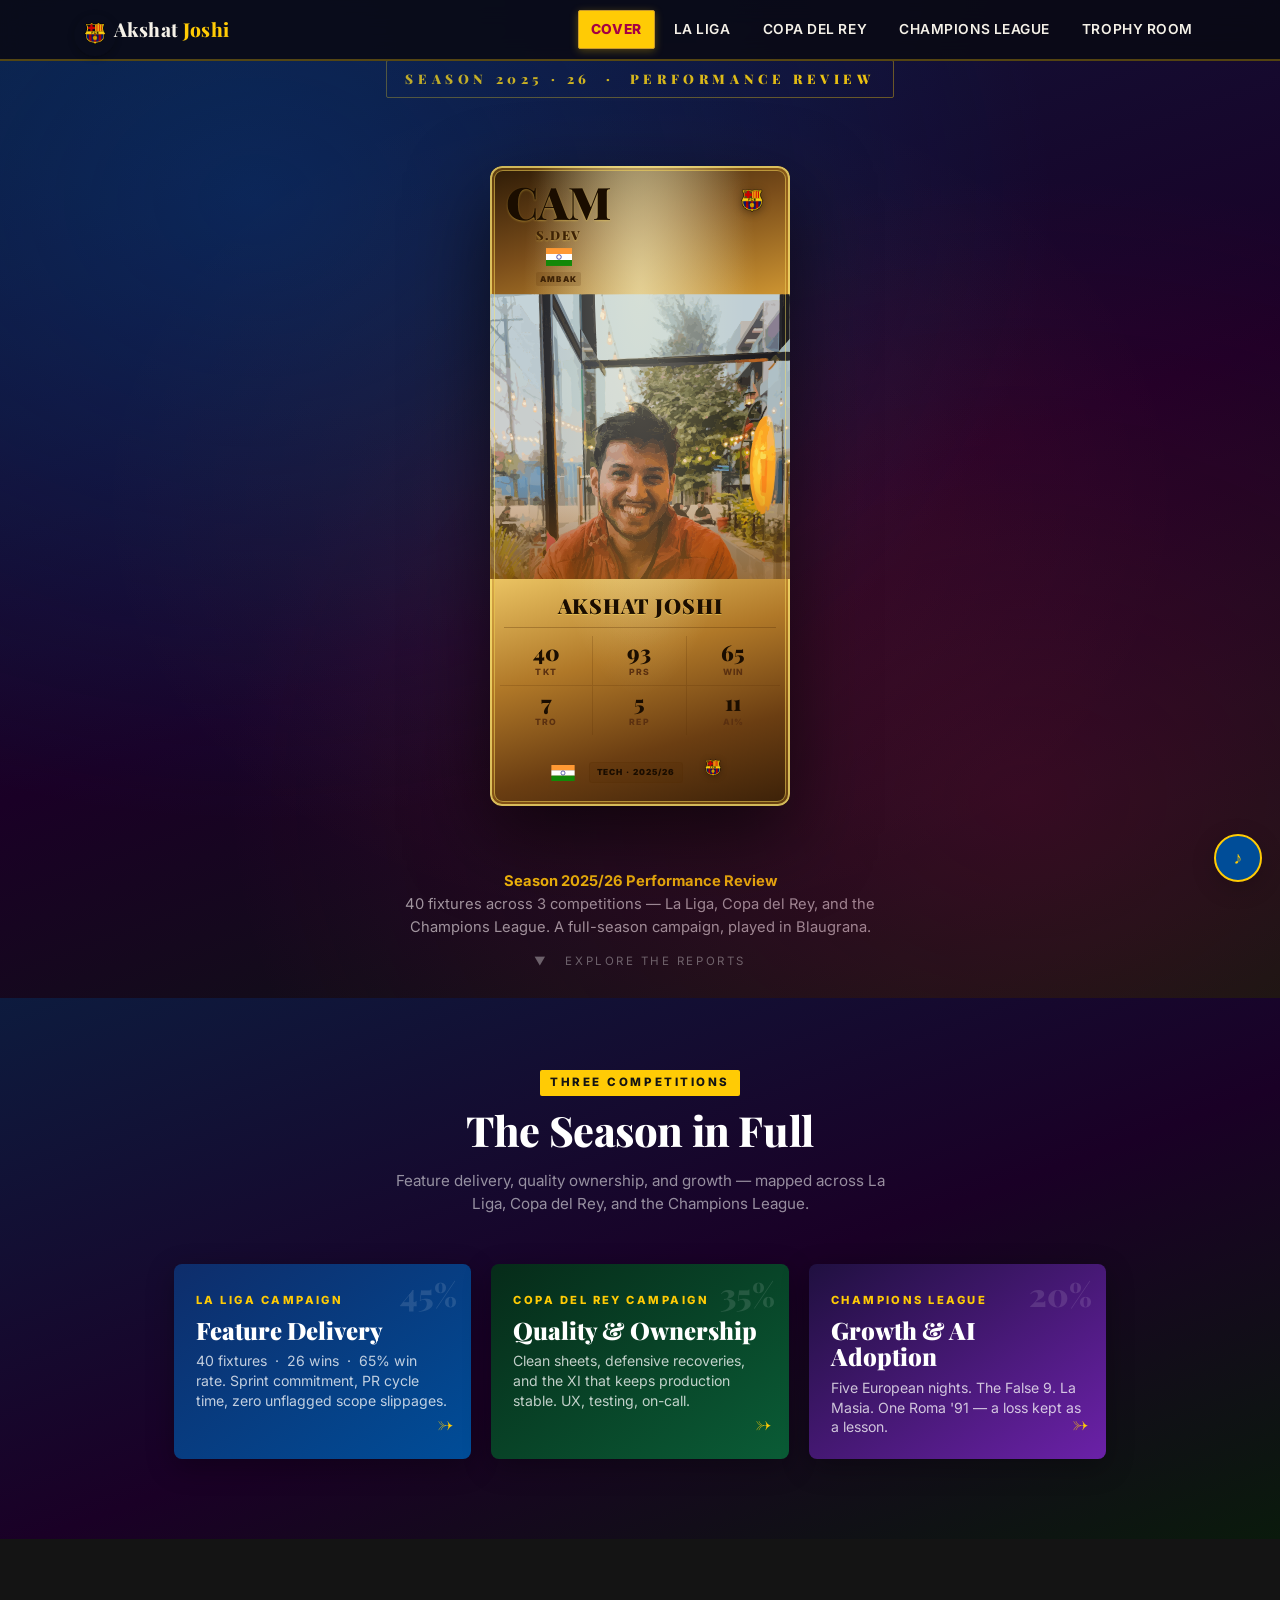
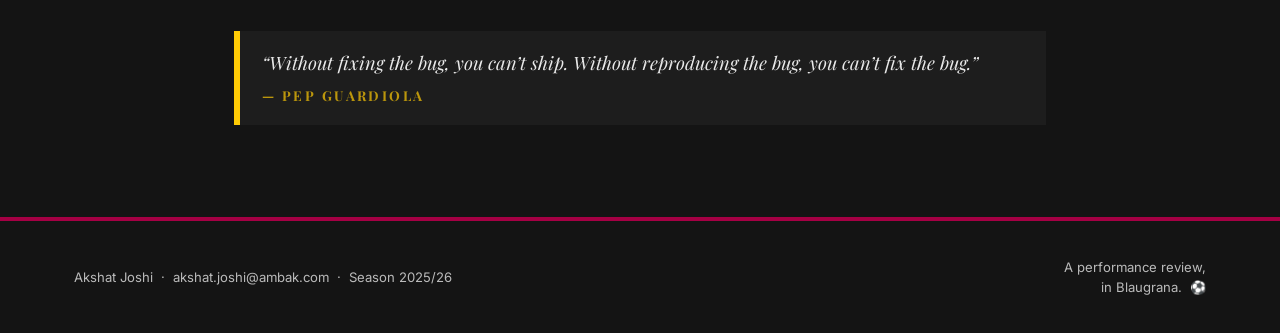
<file: index.html>
<!DOCTYPE html>
<html lang="en">
<head>
  <meta charset="UTF-8"/>
  <meta name="viewport" content="width=device-width,initial-scale=1"/>
  <title>Akshat Joshi — Season 2025/26 Performance Review</title>
  <meta name="description" content="Performance review — Season 2025/26. Feature delivery, quality, growth and AI adoption."/>
  <link rel="preconnect" href="https://fonts.googleapis.com"/>
  <link rel="preconnect" href="https://fonts.gstatic.com" crossorigin/>
  <link href="https://fonts.googleapis.com/css2?family=Playfair+Display:ital,wght@0,700;0,800;0,900;1,700;1,800&family=Inter:wght@400;600;700;800;900&display=swap" rel="stylesheet"/>
  <link rel="stylesheet" href="assets/styles/base.css"/>
  <link rel="stylesheet" href="assets/styles/card.css"/>
  <style>
    body{background:var(--ink)}
    .hero{
      min-height:100vh;
      display:flex;flex-direction:column;
      align-items:center;
      justify-content:center;
      padding:60px 20px;
      background:linear-gradient(160deg,#0d1b3e 0%,#1a0026 55%,#0a1a0c 100%);
      position:relative;overflow:hidden;
    }
    .hero::before{
      content:"";
      position:absolute;inset:0;
      background:radial-gradient(ellipse at 20% 20%,rgba(0,77,152,.35),transparent 55%),
                 radial-gradient(ellipse at 80% 80%,rgba(165,0,68,.25),transparent 55%),
                 radial-gradient(ellipse at 50% 50%,rgba(255,203,5,.07),transparent 60%);
      pointer-events:none;
    }
    .season-badge{
      font-family:var(--serif);font-weight:900;font-size:.82rem;letter-spacing:.35em;text-transform:uppercase;
      color:var(--gold);border:1px solid rgba(255,203,5,.4);padding:8px 18px;border-radius:2px;
      margin-bottom:28px;
    }
    .hero-sub{
      text-align:center;color:rgba(255,255,255,.6);font-size:.92rem;
      max-width:500px;margin:24px auto 0;line-height:1.55;
    }
    .hero-sub strong{color:var(--gold)}
    .scroll-cue{
      position:absolute;bottom:28px;left:50%;transform:translateX(-50%);
      font-size:.72rem;letter-spacing:.22em;text-transform:uppercase;color:rgba(255,255,255,.35);
      animation:float 2.4s ease-in-out infinite;
    }
    @keyframes float{0%,100%{transform:translateX(-50%) translateY(0)}50%{transform:translateX(-50%) translateY(-6px)}}
    .section-header{
      text-align:center;margin-bottom:44px;
    }
    .section-header p{color:rgba(255,255,255,.55);max-width:500px;margin:10px auto 0;font-size:.95rem}
    /* Navigation links in topbar */
    nav.index-topbar{
      position:fixed;top:0;left:0;right:0;z-index:9999;
      background:rgba(10,10,20,.88);
      -webkit-backdrop-filter:blur(12px);
      backdrop-filter:blur(12px);
      border-bottom:2px solid rgba(255,203,5,.3);
      padding:10px 0;
      pointer-events:all;
    }
    nav.index-topbar .container{display:flex;align-items:center;gap:14px;justify-content:space-between;flex-wrap:wrap}
    nav.index-topbar a, nav.index-topbar .topnav a{
      touch-action:manipulation;
      -webkit-tap-highlight-color:rgba(255,203,5,.2);
      cursor:pointer;
    }
    .report-section{
      background:linear-gradient(160deg,#0d1b3e 0%,#1a0026 55%,#0a1a0c 100%);
      padding:70px 0 80px;
    }
  </style>
</head>
<body>
  <a class="skip-link" href="#main">Skip to content</a>

  <nav class="index-topbar" aria-label="Site navigation">
    <div class="container">
      <a class="brand" href="index.html">
        <img src="assets/img/fcb-crest.png" alt="Crest"/>
        <span class="name">Akshat <span>Joshi</span></span>
      </a>
      <div class="topnav">
        <a href="index.html" aria-current="page">Cover</a>
        <a href="feature-delivery.html">La Liga</a>
        <a href="quality-ux.html">Copa del Rey</a>
        <a href="growth-ai.html">Champions League</a>
        <a href="trophy-room.html">Trophy Room</a>
      </div>
    </div>
  </nav>

  <main id="main">
    <section class="hero" aria-label="Player card cover">
      <div class="season-badge">Season 2025 · 26 &nbsp;·&nbsp; Performance Review</div>

      <div class="fut-scene">
        <div class="fut-card" role="img" aria-label="Akshat Joshi FUT card — CAM S.DEV">
          <div class="fut-face">

            <div class="fut-top">
              <div class="fut-top-left">
                <div class="fut-rating">
                  <span>CAM</span>
                  <span class="pos">S.DEV</span>
                </div>
                <div class="fut-nation">
                  <svg width="26" height="18" viewBox="0 0 32 22" role="img" aria-label="India">
                    <rect width="32" height="7.3" fill="#FF9933"/>
                    <rect y="7.3" width="32" height="7.4" fill="#fff"/>
                    <rect y="14.7" width="32" height="7.3" fill="#138808"/>
                    <circle cx="16" cy="11" r="2.8" fill="none" stroke="#000080" stroke-width=".8"/>
                  </svg>
                </div>
                <div class="fut-comp-badge">AMBAK</div>
              </div>
              <div class="fut-crest">
                <!-- CREST: replace assets/img/fcb-crest.png with any PNG -->
                <img src="assets/img/fcb-crest.png" alt="Club crest"/>
              </div>
            </div>

            <!-- PHOTO: replace assets/img/akshat-placeholder.svg with your photo (jpg/png) -->
            <div class="fut-photo-wrap">
              <img src="assets/img/akshat-placeholder.svg" alt="Akshat Joshi" id="player-photo"/>
            </div>

            <div class="fut-name">Akshat Joshi</div>
            <div class="fut-stats-divider"></div>

            <div class="fut-stats" role="group" aria-label="Season stats">
              <div class="fut-stat" tabindex="0">
                <span class="sv">40</span><span class="sk">TKT</span>
                <span class="fut-stat-tip" role="tooltip"><strong>40 Tickets</strong><br/>JIRA tickets delivered across the 2025/26 season — features, bugs, and platform work.</span>
              </div>
              <div class="fut-stat" tabindex="0">
                <span class="sv">93</span><span class="sk">PRS</span>
                <span class="fut-stat-tip" role="tooltip"><strong>93 PRs Merged</strong><br/>Pull requests authored and merged — feature delivery, refactors, and fixes.</span>
              </div>
              <div class="fut-stat" tabindex="0">
                <span class="sv">65</span><span class="sk">WIN</span>
                <span class="fut-stat-tip" role="tooltip"><strong>65% Win Rate</strong><br/>26 of 40 fixtures won. Sprint commitment hit across La Liga, Copa, and UCL.</span>
              </div>
              <div class="fut-stat" tabindex="0">
                <span class="sv">7</span><span class="sk">TRO</span>
                <span class="fut-stat-tip" role="tooltip"><strong>7 Trophies</strong><br/>Delivery initiatives that shipped and moved the needle — Copa del Rey cabinet.</span>
              </div>
              <div class="fut-stat" tabindex="0">
                <span class="sv">5</span><span class="sk">REP</span>
                <span class="fut-stat-tip" role="tooltip"><strong>5 Repositories</strong><br/>Distinct repos contributed to this half — cross-codebase footprint.</span>
              </div>
              <div class="fut-stat" tabindex="0">
                <span class="sv">11</span><span class="sk">AI%</span>
                <span class="fut-stat-tip" role="tooltip"><strong>11% AI Adoption</strong><br/>10 of 93 PRs after adopting Claude (Apr 15, 2026). Joined late — building momentum.</span>
              </div>
            </div>

            <div class="fut-bottom">
              <div class="fut-bottom-flag">
                <svg width="24" height="16" viewBox="0 0 32 22" role="img" aria-label="India">
                  <rect width="32" height="7.3" fill="#FF9933"/>
                  <rect y="7.3" width="32" height="7.4" fill="#fff"/>
                  <rect y="14.7" width="32" height="7.3" fill="#138808"/>
                  <circle cx="16" cy="11" r="2.8" fill="none" stroke="#000080" stroke-width=".8"/>
                </svg>
              </div>
              <div class="fut-bottom-badge">Tech · 2025/26</div>
              <div class="fut-bottom-crest">
                <img src="assets/img/fcb-crest.png" alt="Crest"/>
              </div>
            </div>

          </div>
        </div>
      </div>

      <p class="hero-sub">
        <strong>Season 2025/26 Performance Review</strong><br/>
        40 fixtures across 3 competitions — La Liga, Copa del Rey, and the Champions League.
        A full-season campaign, played in Blaugrana.
      </p>

      <span class="scroll-cue" aria-hidden="true">▼ &nbsp; Explore the reports</span>
    </section>

    <!-- Match Report Navigation -->
    <section class="report-section" aria-label="Match reports navigation">
      <div class="container">
        <div class="section-header">
          <span class="kicker gold">Three Competitions</span>
          <h2 style="color:#fff;margin-top:12px">The Season in Full</h2>
          <p>Feature delivery, quality ownership, and growth — mapped across La Liga, Copa del Rey, and the Champions League.</p>
        </div>

        <div class="report-cards">
          <a href="feature-delivery.html" class="report-card liga" aria-label="La Liga — Feature Delivery, 45%">
            <div class="report-card-weight">45%</div>
            <div class="report-card-kicker">La Liga Campaign</div>
            <div class="report-card-title">Feature Delivery</div>
            <div class="report-card-sub">40 fixtures &nbsp;·&nbsp; 26 wins &nbsp;·&nbsp; 65% win rate. Sprint commitment, PR cycle time, zero unflagged scope slippages.</div>
            <div class="report-card-arrow">→</div>
          </a>
          <a href="quality-ux.html" class="report-card copa" aria-label="Copa del Rey — Quality, UX, Production Ownership, 35%">
            <div class="report-card-weight">35%</div>
            <div class="report-card-kicker">Copa del Rey Campaign</div>
            <div class="report-card-title">Quality &amp; Ownership</div>
            <div class="report-card-sub">Clean sheets, defensive recoveries, and the XI that keeps production stable. UX, testing, on-call.</div>
            <div class="report-card-arrow">→</div>
          </a>
          <a href="growth-ai.html" class="report-card ucl" aria-label="Champions League — Growth, Code Quality, AI Adoption, 20%">
            <div class="report-card-weight">20%</div>
            <div class="report-card-kicker">Champions League</div>
            <div class="report-card-title">Growth &amp; AI Adoption</div>
            <div class="report-card-sub">Five European nights. The False 9. La Masia. One Roma '91 — a loss kept as a lesson.</div>
            <div class="report-card-arrow">→</div>
          </a>
        </div>
      </div>
    </section>

    <!-- Pep closer -->
    <section style="padding:60px 0;background:var(--ink)">
      <div class="container-narrow">
        <blockquote class="pep" style="border-color:var(--gold);background:rgba(255,255,255,.04)">
          <!-- <span style="color:rgba(255,255,255,.9)">"Without the ball, you can't win. Without winning the ball back, you can't have the ball."</span> -->
          <span style="color:rgba(255,255,255,.9)">“Without fixing the bug, you can’t ship. Without reproducing the bug, you can’t fix the bug.”</span>
          <cite style="color:rgba(255,203,5,.7)">— Pep Guardiola</cite>
        </blockquote>
      </div>
    </section>
  </main>

  <!-- Music toggle (hook — add assets/audio/cover.wav to activate) -->
  <button class="music-toggle" id="music-toggle" aria-pressed="false" title="Toggle music" aria-label="Toggle background music">
    ♪
  </button>
  <audio id="anthem" src="assets/audio/cover.wav" loop preload="none"></audio>

  <footer class="site-foot" style="margin-top:0">
    <div class="container">
      <small>Akshat Joshi &nbsp;·&nbsp; akshat.joshi@ambak.com &nbsp;·&nbsp; Season 2025/26</small>
      <small style="text-align:right">A performance review,<br/>in Blaugrana. &nbsp;⚽</small>
    </div>
  </footer>

  <script src="assets/js/tooltip.js"></script>
  <script src="assets/js/music.js"></script>
  <script>
    // Global stat tooltip — triggers only on the text spans inside each stat cell
    (function() {
      var el = document.createElement('div');
      el.id = 'stat-tooltip';
      el.style.cssText = 'position:fixed;background:#141414;color:#fff;border:1px solid #FFCB05;border-radius:6px;padding:8px 12px;width:200px;font-size:.74rem;line-height:1.4;text-align:center;pointer-events:none;opacity:0;transition:opacity .15s;z-index:999999;box-shadow:0 8px 24px rgba(0,0,0,.5);font-family:Inter,sans-serif';
      document.body.appendChild(el);

      function show(tipEl, e) {
        el.innerHTML = tipEl.innerHTML;
        el.style.opacity = '1';
        place(e.clientX, e.clientY);
      }
      function hide() { el.style.opacity = '0'; }
      function place(mx, my) {
        var tw = 200;
        var th = el.offsetHeight || 60;
        var left = mx - tw / 2;
        var top  = my - th - 16;
        if (top < 8) top = my + 20;
        left = Math.max(8, Math.min(left, window.innerWidth - tw - 8));
        el.style.left = left + 'px';
        el.style.top  = top  + 'px';
      }

      document.querySelectorAll('.fut-stat').forEach(function(stat) {
        var tip = stat.querySelector('.fut-stat-tip');
        if (!tip) return;
        // attach only to the visible text children, not the whole padded cell
        stat.querySelectorAll('.sv, .sk').forEach(function(span) {
          span.addEventListener('mouseenter', function(e) { show(tip, e); });
          span.addEventListener('mousemove',  function(e) { place(e.clientX, e.clientY); });
          span.addEventListener('mouseleave', hide);
        });
      });
    })();
  </script>
</body>
</html>
</file>
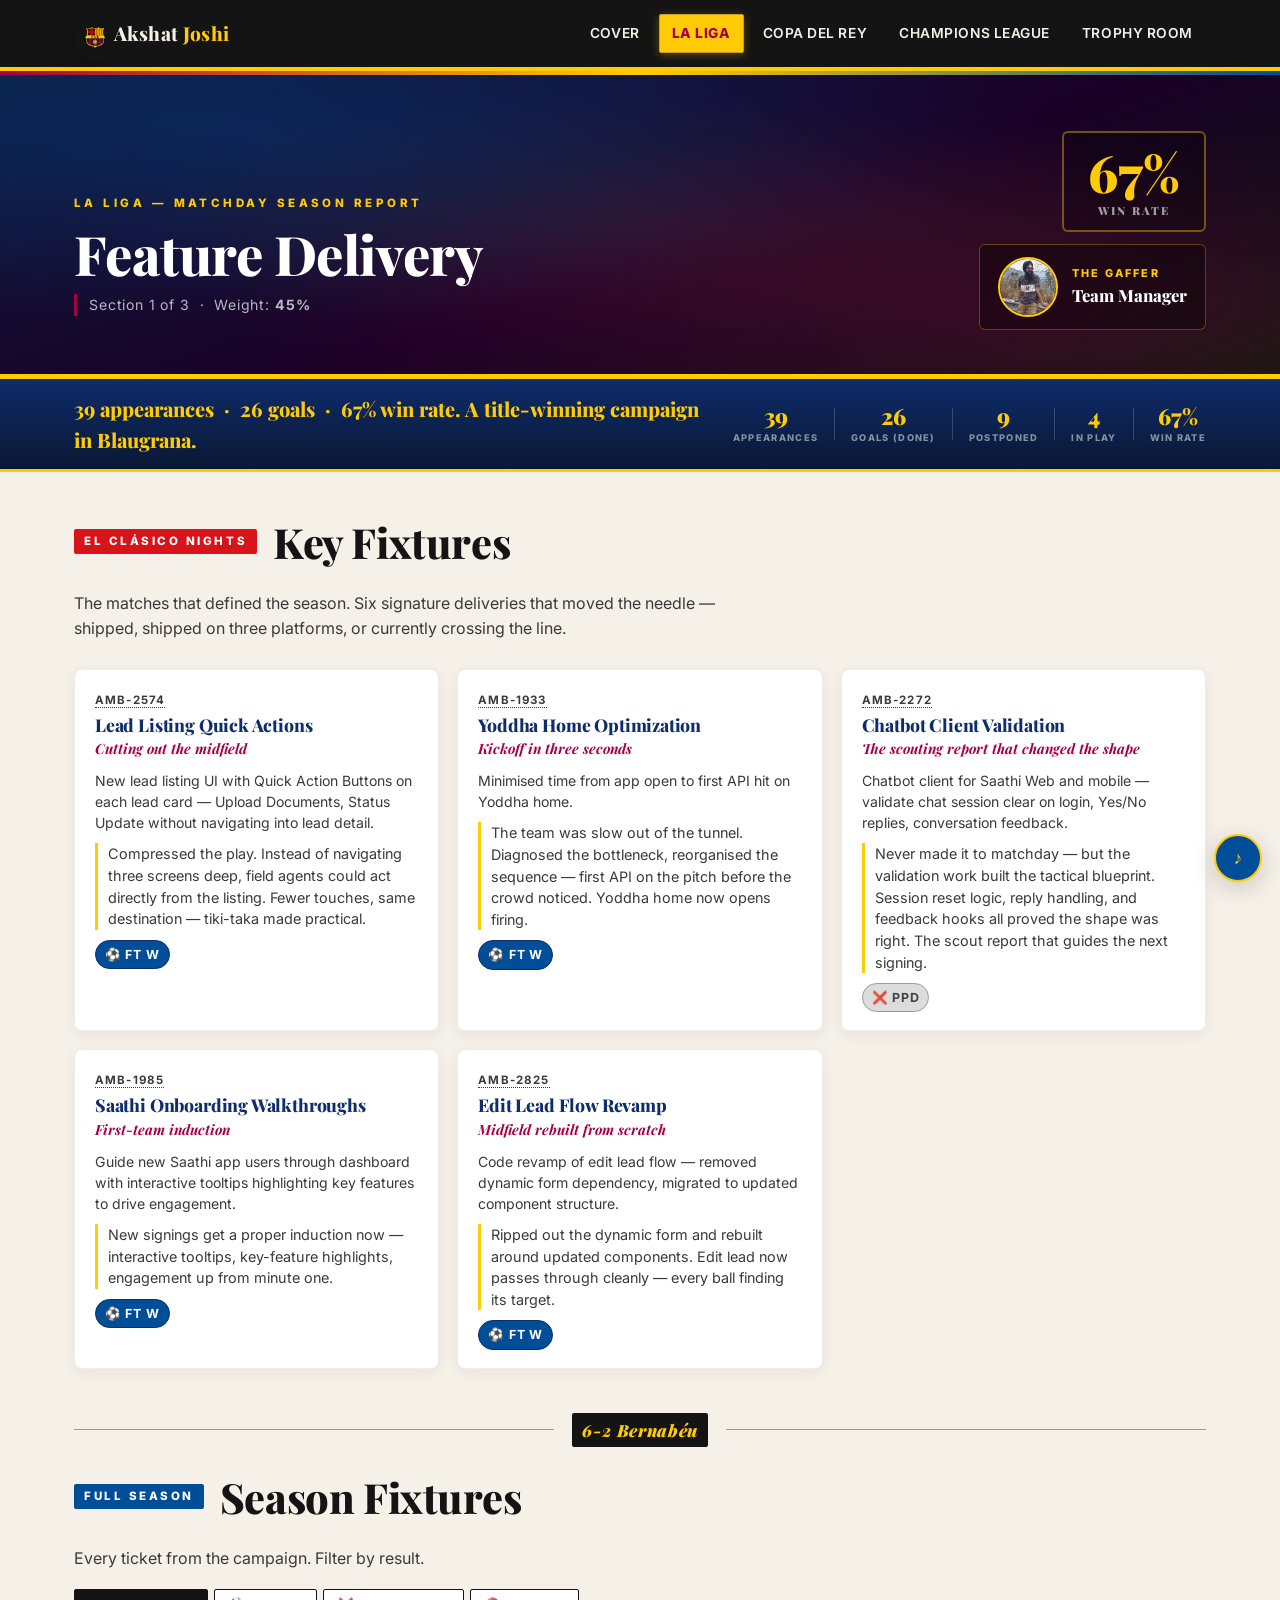
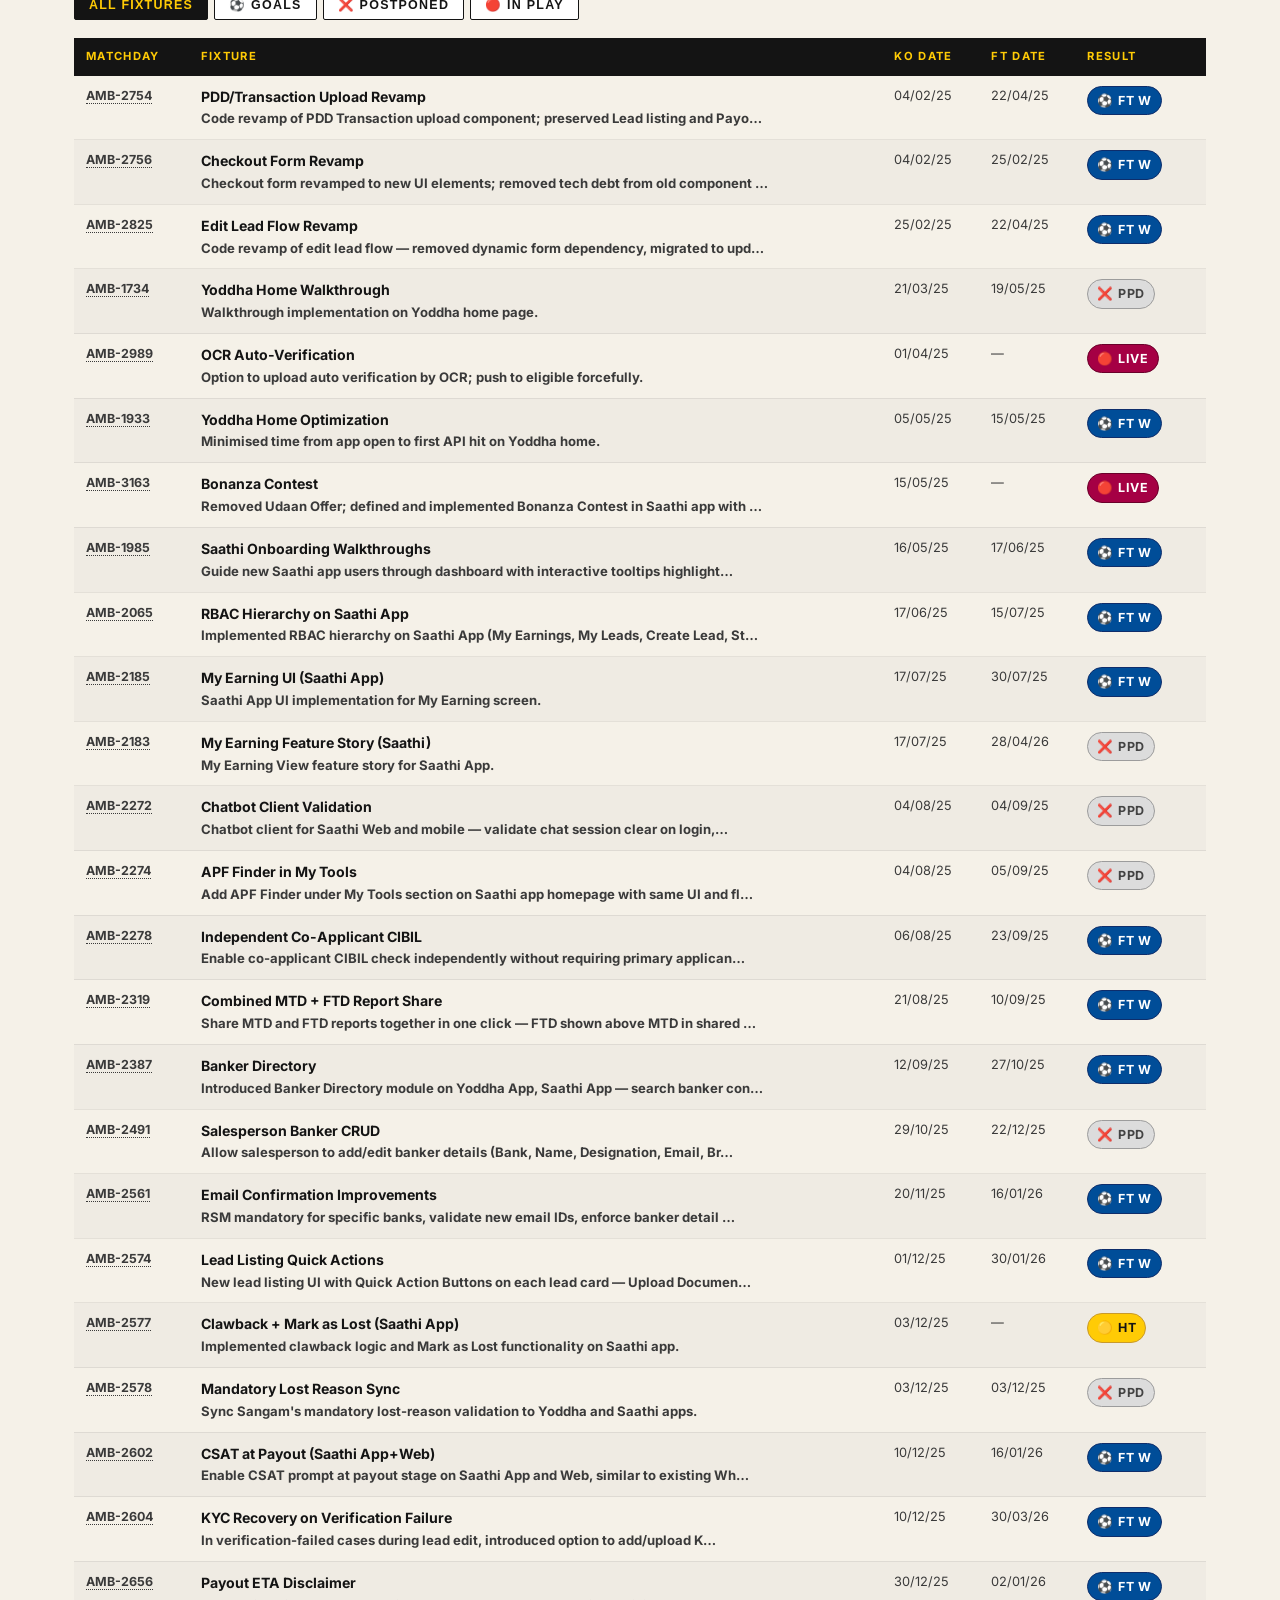
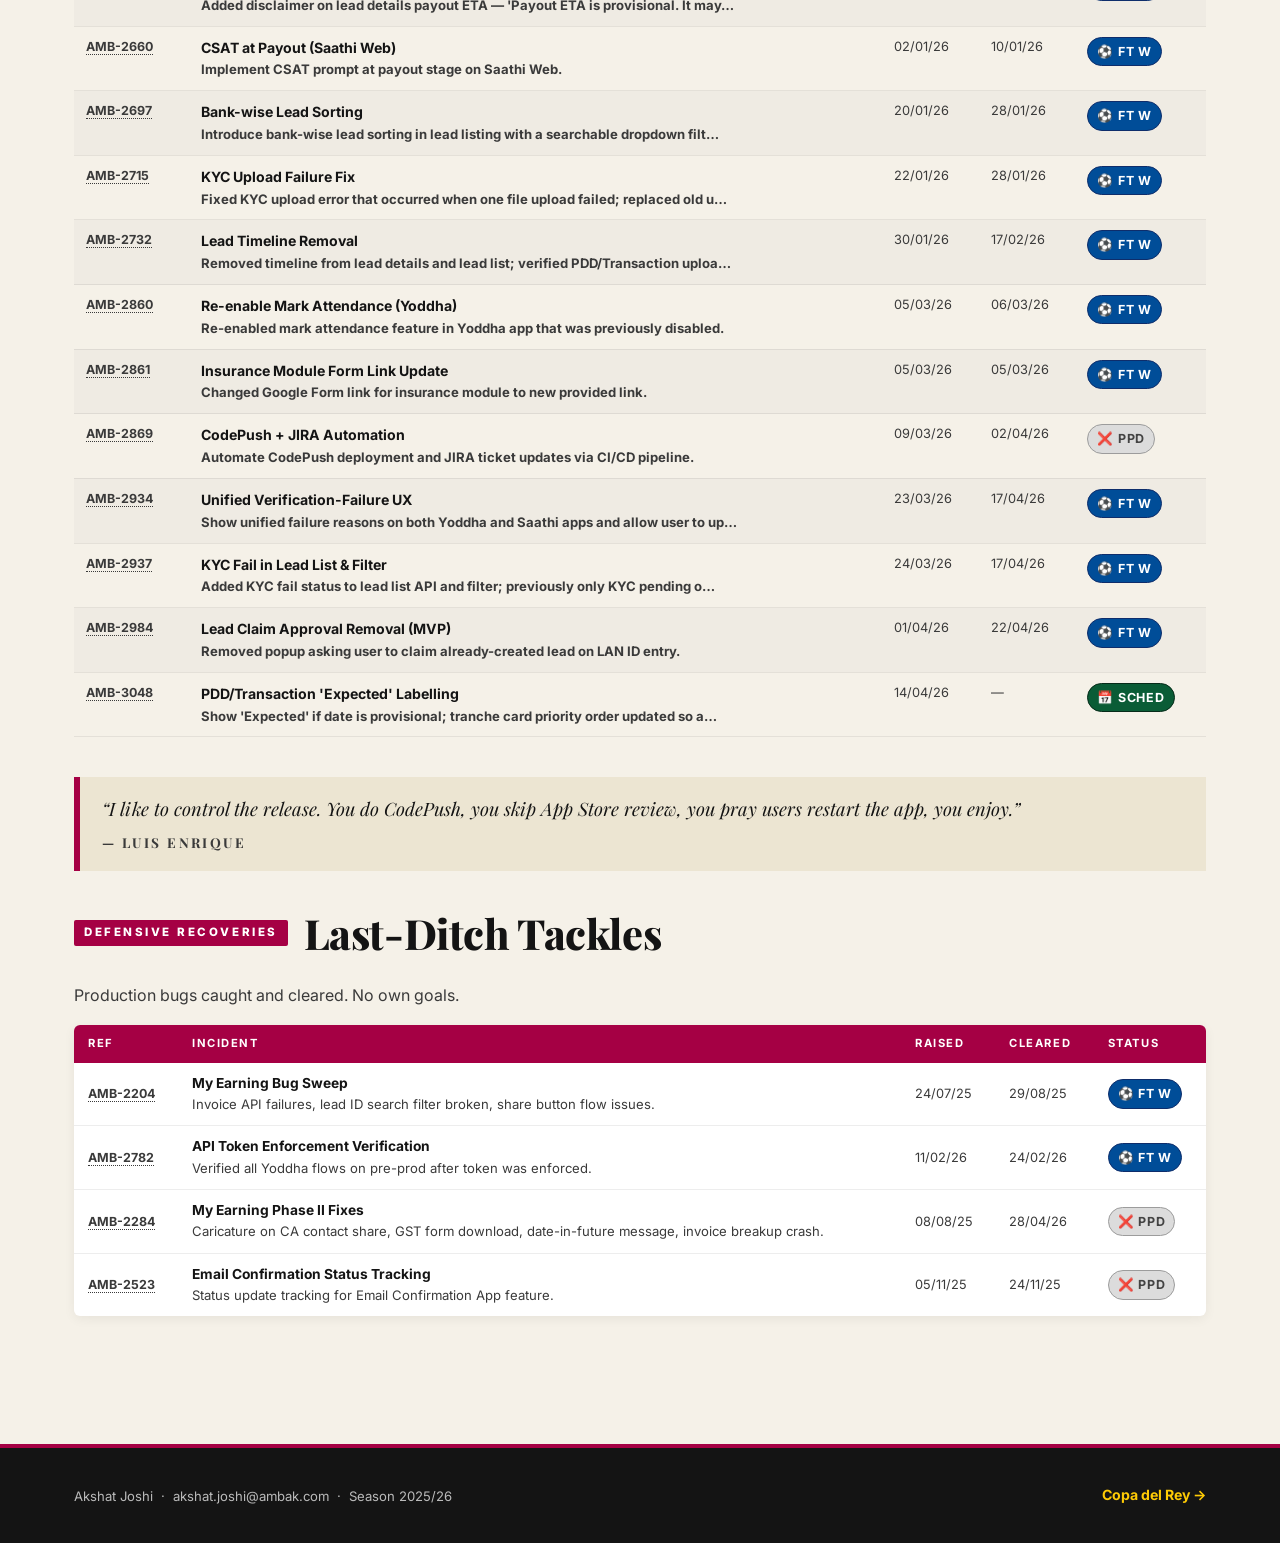
<file: feature-delivery.html>
<!DOCTYPE html>
<html lang="en">
<head>
  <meta charset="UTF-8"/>
  <meta name="viewport" content="width=device-width,initial-scale=1"/>
  <title>La Liga Campaign — Feature Delivery | Akshat Joshi Season 2025/26</title>
  <link rel="preconnect" href="https://fonts.googleapis.com"/>
  <link rel="preconnect" href="https://fonts.gstatic.com" crossorigin/>
  <link href="https://fonts.googleapis.com/css2?family=Playfair+Display:ital,wght@0,700;0,800;0,900;1,700;1,800&family=Inter:wght@400;600;700;800;900&display=swap" rel="stylesheet"/>
  <link rel="stylesheet" href="assets/styles/base.css"/>
  <link rel="stylesheet" href="assets/styles/card.css"/>
  <link rel="stylesheet" href="assets/styles/match-report.css"/>
</head>
<body>
  <a class="skip-link" href="#main">Skip to content</a>

  <nav class="topbar" aria-label="Site navigation">
    <div class="container">
      <a class="brand" href="index.html">
        <img src="assets/img/fcb-crest.png" alt="Crest"/>
        <span class="name">Akshat <span>Joshi</span></span>
      </a>
      <div class="topnav">
        <a href="index.html">Cover</a>
        <a href="feature-delivery.html" aria-current="page">La Liga</a>
        <a href="quality-ux.html">Copa del Rey</a>
        <a href="growth-ai.html">Champions League</a>
        <a href="trophy-room.html">Trophy Room</a>
      </div>
    </div>
  </nav>

  <main id="main">
    <!-- Match Header -->
    <header class="match-header" aria-label="Match report header">
      <div class="container">
        <div class="match-header-text">
          <span class="competition">La Liga — Matchday Season Report</span>
          <h1>Feature Delivery</h1>
          <p class="rubric">Section 1 of 3 &nbsp;·&nbsp; Weight: <strong>45%</strong></p>
        </div>
        <div style="display:flex;flex-direction:column;gap:12px;align-items:flex-end">
          <div class="match-score">67%<small>Win Rate</small></div>
          <div class="manager-badge">
            <!--
              MANAGER PHOTO SWAP:
              Replace assets/img/manager-placeholder.svg with the manager's photo.
              Same filename = no HTML edits.
            -->
            <img src="assets/img/manager-placeholder.svg" alt="The Gaffer"/>
            <div>
              <div class="title">The Gaffer</div>
              <div class="mname" id="manager-name">Team Manager</div>
            </div>
          </div>
        </div>
      </div>
    </header>

    <!-- Season Strip -->
    <div class="season-strip" aria-label="Season statistics">
      <div class="container">
        <div class="hl">
          <span id="headline-text">Loading season stats…</span>
        </div>
        <div id="stat-strip"></div>
      </div>
    </div>

    <!-- El Clásico Highlights -->
    <section class="section" aria-labelledby="highlights-heading">
      <div class="container">
        <div class="section-head">
          <span class="kicker">El Clásico Nights</span>
          <h2 id="highlights-heading">Key Fixtures</h2>
        </div>
        <p style="max-width:680px;color:var(--ink-soft);margin-bottom:28px">The matches that defined the season. Six signature deliveries that moved the needle — shipped, shipped on three platforms, or currently crossing the line.</p>
        <div class="highlight-grid" id="highlight-grid">
          <p style="color:var(--ink-soft);font-style:italic">Loading highlights…</p>
        </div>

        <div class="divider"><span class="score-6-0">6-2 Bernabéu</span></div>

        <!-- All Fixtures -->
        <div class="section-head" style="margin-top:0">
          <span class="kicker blau">Full Season</span>
          <h2 id="fixtures-heading">Season Fixtures</h2>
        </div>
        <p style="max-width:680px;color:var(--ink-soft);margin-bottom:18px">Every ticket from the campaign. Filter by result.</p>

        <div class="tabs" role="tablist" aria-label="Filter fixtures">
          <button class="tab active" role="tab" data-filter="all" aria-selected="true">All Fixtures</button>
          <button class="tab" role="tab" data-filter="W" aria-selected="false">⚽ Goals</button>
          <button class="tab" role="tab" data-filter="PPD" aria-selected="false">❌ Postponed</button>
          <button class="tab" role="tab" data-filter="in-play" aria-selected="false">🔴 In Play</button>
        </div>

        <div style="overflow-x:auto">
          <table class="fixtures-table" id="fixtures-table" aria-label="Fixtures">
            <thead>
              <tr>
                <th>Matchday</th>
                <th>Fixture</th>
                <th>KO Date</th>
                <th>FT Date</th>
                <th>Result</th>
              </tr>
            </thead>
            <tbody id="fixtures-body">
              <tr><td colspan="5" style="padding:20px;color:var(--ink-soft);font-style:italic">Loading fixtures…</td></tr>
            </tbody>
          </table>
        </div>

        <!-- Pep divider -->
        <blockquote class="pep" style="margin-top:40px">
          “I like to control the release. You do CodePush, you skip App Store review, you pray users restart the app, you enjoy.”
          <cite>— Luis Enrique</cite>
        </blockquote>

        <!-- Bug table -->
        <div class="section-head" style="margin-top:40px">
          <span class="kicker grana">Defensive Recoveries</span>
          <h2>Last-Ditch Tackles</h2>
        </div>
        <p style="max-width:680px;color:var(--ink-soft);margin-bottom:18px">Production bugs caught and cleared. No own goals.</p>

        <table class="bug-table" id="bug-table" aria-label="Bug fixes">
          <thead>
            <tr>
              <th>Ref</th>
              <th>Incident</th>
              <th>Raised</th>
              <th>Cleared</th>
              <th>Status</th>
            </tr>
          </thead>
          <tbody id="bug-body">
            <tr><td colspan="5" style="padding:16px;color:var(--ink-soft)">Loading…</td></tr>
          </tbody>
        </table>
      </div>
    </section>
  </main>

  <button class="music-toggle" id="music-toggle" aria-pressed="false" title="Toggle music" aria-label="Toggle background music">♪</button>
  <audio id="anthem" src="assets/audio/la-liga.wav" loop preload="none"></audio>

  <footer class="site-foot">
    <div class="container">
      <small>Akshat Joshi &nbsp;·&nbsp; akshat.joshi@ambak.com &nbsp;·&nbsp; Season 2025/26</small>
      <div style="display:flex;gap:14px">
        <a href="quality-ux.html" style="color:var(--gold);font-weight:700;font-size:.88rem">Copa del Rey →</a>
      </div>
    </div>
  </footer>

  <script src="assets/js/fixtures.js"></script>
  <script src="assets/js/tooltip.js"></script>
  <script src="assets/js/music.js"></script>
</body>
</html>
</file>
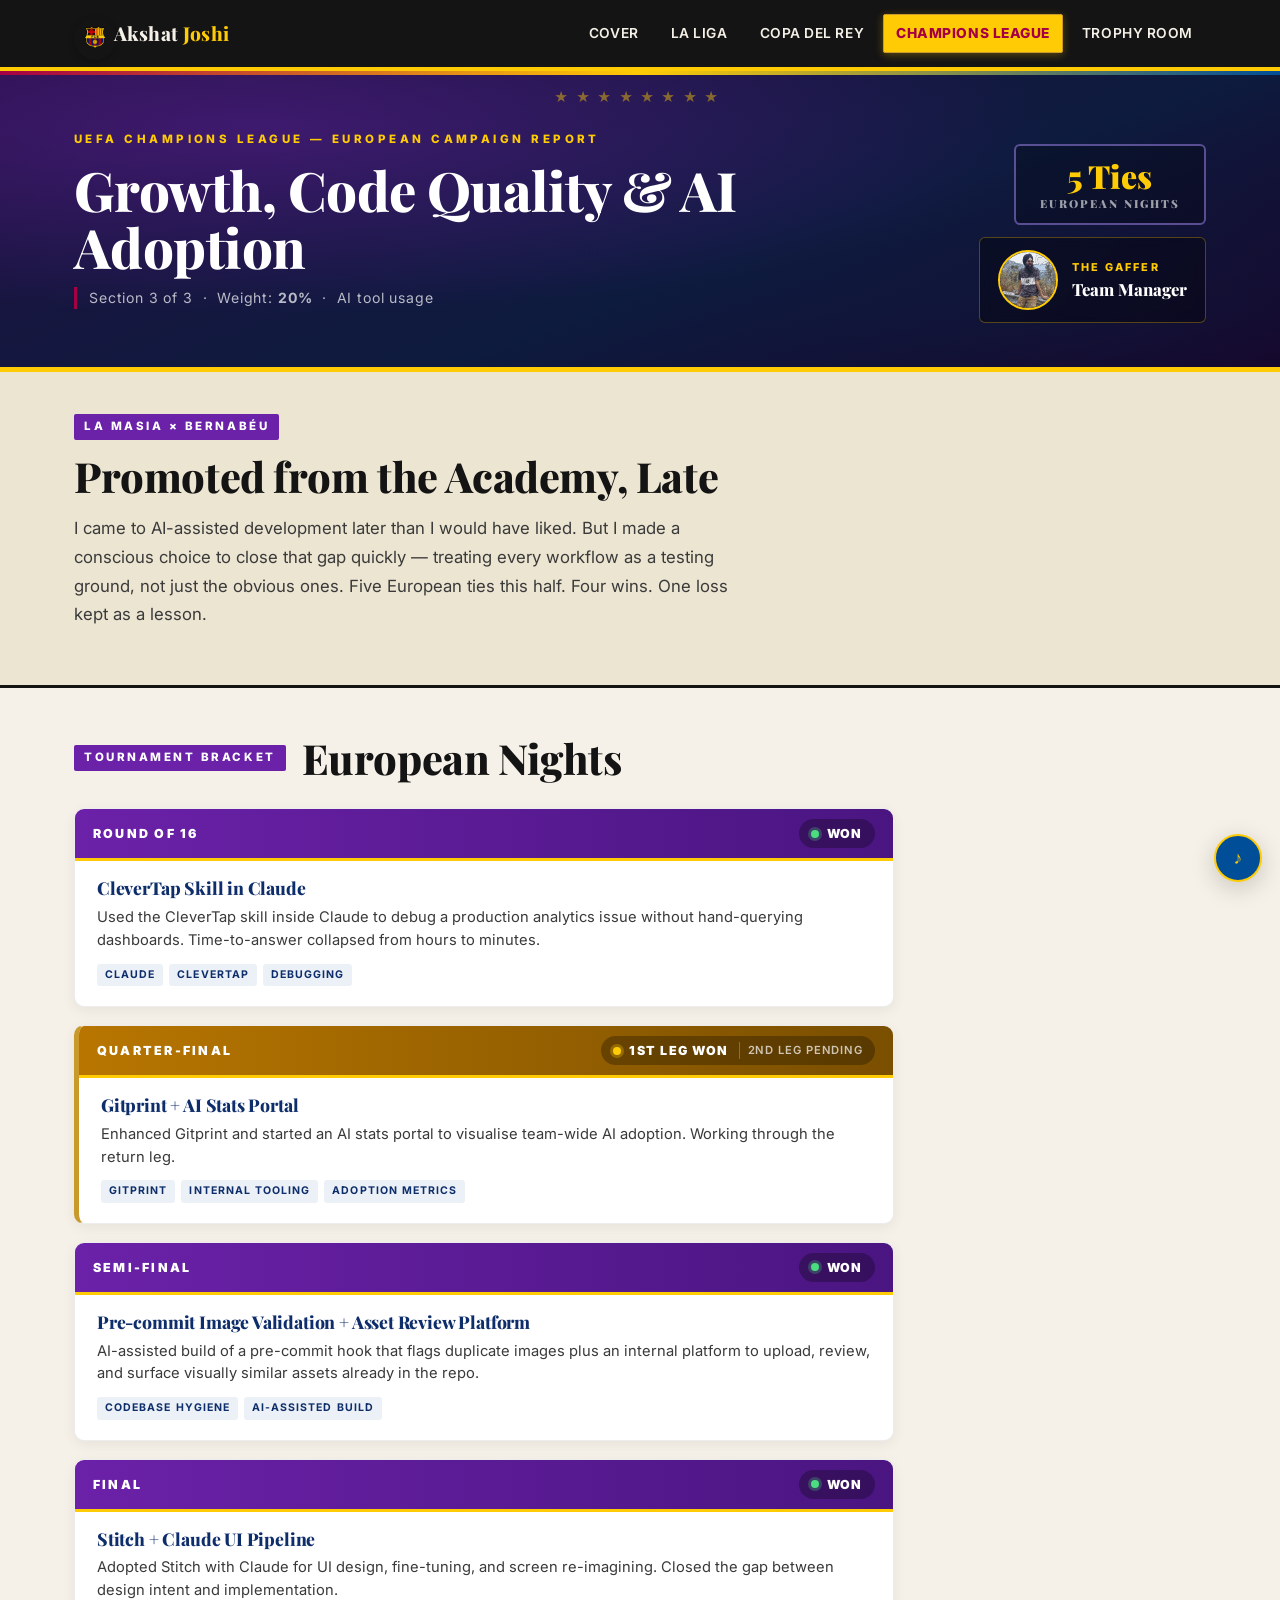
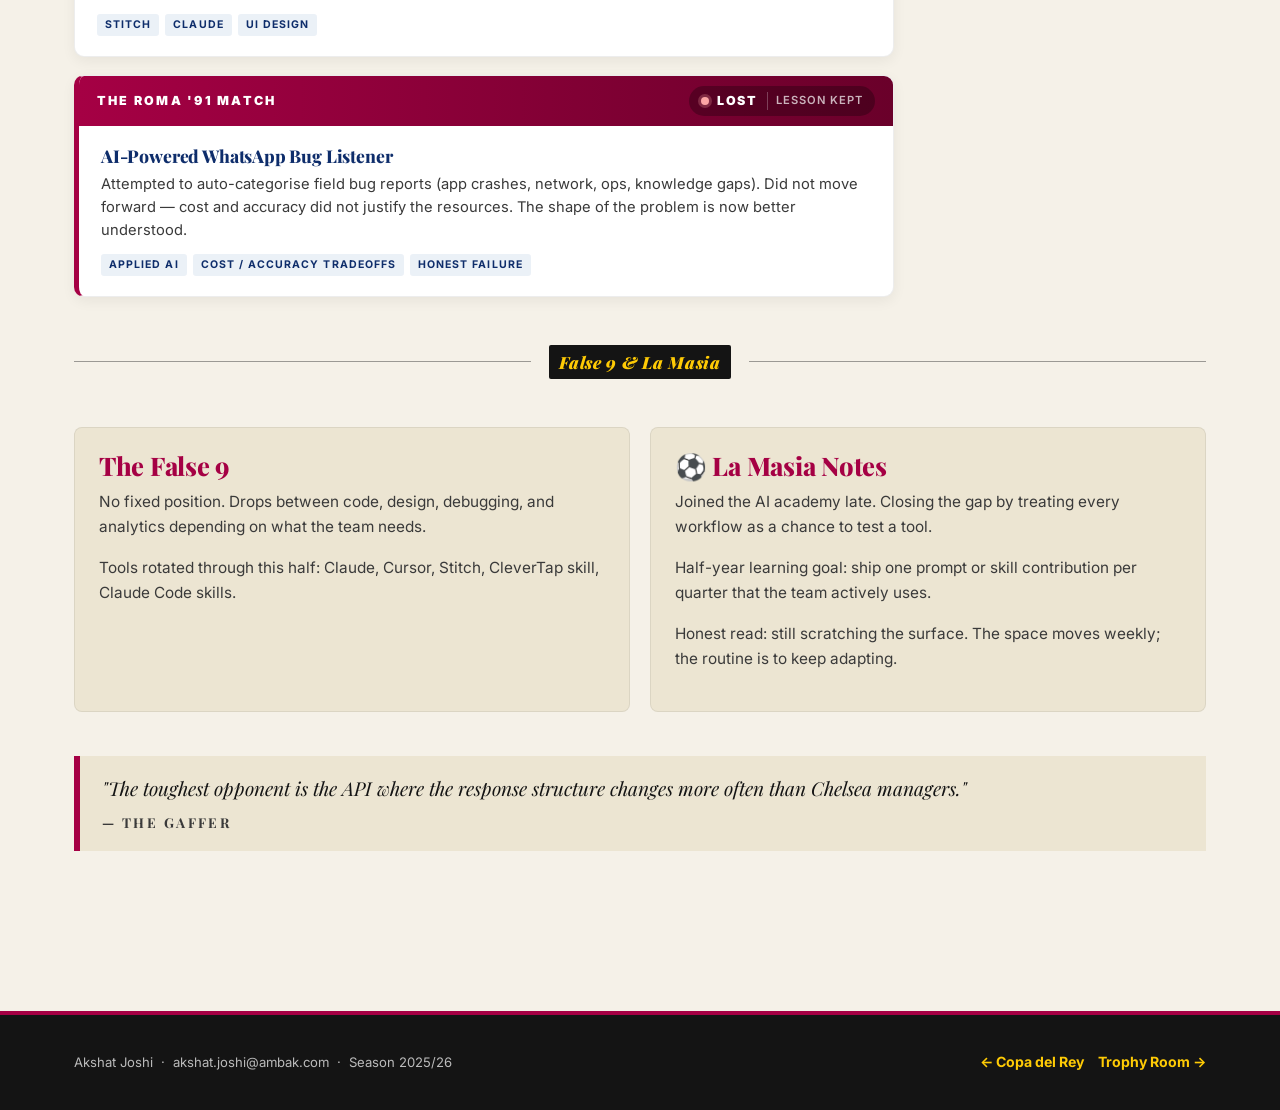
<file: growth-ai.html>
<!DOCTYPE html>
<html lang="en">
<head>
  <meta charset="UTF-8"/>
  <meta name="viewport" content="width=device-width,initial-scale=1"/>
  <title>Champions League — Growth &amp; AI | Akshat Joshi Season 2025/26</title>
  <link rel="preconnect" href="https://fonts.googleapis.com"/>
  <link rel="preconnect" href="https://fonts.gstatic.com" crossorigin/>
  <link href="https://fonts.googleapis.com/css2?family=Playfair+Display:ital,wght@0,700;0,800;0,900;1,700;1,800&family=Inter:wght@400;600;700;800;900&display=swap" rel="stylesheet"/>
  <link rel="stylesheet" href="assets/styles/base.css"/>
  <link rel="stylesheet" href="assets/styles/card.css"/>
  <link rel="stylesheet" href="assets/styles/match-report.css"/>
  <style>
    /* UCL identity — purple-tinted gradient on match-header */
    .ucl-header{
      background:
        radial-gradient(ellipse at 20% 20%,rgba(107,33,168,.45),transparent 55%),
        radial-gradient(ellipse at 80% 80%,rgba(13,27,62,.5),transparent 55%),
        linear-gradient(160deg,#201040 0%,#0d1b3e 60%,#1a0026 100%)!important;
    }
    .stars{
      position:absolute;inset:0;overflow:hidden;pointer-events:none;
    }
    .stars::before{
      content:"\2605 \2605 \2605 \2605 \2605 \2605 \2605 \2605";
      position:absolute;top:16px;left:50%;transform:translateX(-50%);
      font-size:.85rem;letter-spacing:.55em;color:rgba(255,203,5,.45);
      white-space:nowrap;
    }
    .bracket-section{ padding:48px 0 }
    .false9-grid{ display:grid;grid-template-columns:1fr 1fr;gap:20px;margin-top:8px }
    @media(max-width:640px){ .false9-grid{grid-template-columns:1fr} }
  </style>
</head>
<body>
  <a class="skip-link" href="#main">Skip to content</a>

  <nav class="topbar" aria-label="Site navigation">
    <div class="container">
      <a class="brand" href="index.html">
        <img src="assets/img/fcb-crest.png" alt="Crest"/>
        <span class="name">Akshat <span>Joshi</span></span>
      </a>
      <div class="topnav">
        <a href="index.html">Cover</a>
        <a href="feature-delivery.html">La Liga</a>
        <a href="quality-ux.html">Copa del Rey</a>
        <a href="growth-ai.html" aria-current="page">Champions League</a>
        <a href="trophy-room.html">Trophy Room</a>
      </div>
    </div>
  </nav>

  <main id="main">
    <header class="match-header ucl-header" style="position:relative;overflow:hidden" aria-label="Match report header">
      <div class="stars" aria-hidden="true"></div>
      <div class="container" style="position:relative;z-index:1">
        <div class="match-header-text">
          <span class="competition">UEFA Champions League — European Campaign Report</span>
          <h1>Growth, Code Quality &amp; AI Adoption</h1>
          <p class="rubric">Section 3 of 3 &nbsp;·&nbsp; Weight: <strong>20%</strong> &nbsp;·&nbsp; AI tool usage</p>
        </div>
        <div style="display:flex;flex-direction:column;gap:12px;align-items:flex-end">
          <div class="match-score" style="font-size:clamp(1.4rem,3vw,2rem);border-color:rgba(167,139,250,.5)">5 Ties<small>European Nights</small></div>
          <div class="manager-badge">
            <img src="assets/img/manager-placeholder.svg" alt="The Gaffer"/>
            <div>
              <div class="title">The Gaffer</div>
              <div class="mname">Team Manager</div>
            </div>
          </div>
        </div>
      </div>
    </header>

    <!-- Intro -->
    <section style="background:var(--paper-2);padding:40px 0;border-bottom:3px solid var(--ink)">
      <div class="container">
        <span class="kicker" style="background:#6b21a8">La Masia × Bernabéu</span>
        <h2 style="margin-top:14px">Promoted from the Academy, Late</h2>
        <p style="font-size:1.05rem;color:var(--ink-soft);line-height:1.7;max-width:680px">
          I came to AI-assisted development later than I would have liked. But I made a conscious choice to close that gap quickly — treating every workflow as a testing ground, not just the obvious ones. Five European ties this half. Four wins. One loss kept as a lesson.
        </p>
      </div>
    </section>

    <!-- Bracket -->
    <section class="bracket-section" aria-labelledby="bracket-heading">
      <div class="container">
        <div class="section-head">
          <span class="kicker" style="background:#6b21a8">Tournament Bracket</span>
          <h2 id="bracket-heading">European Nights</h2>
        </div>
        <!-- <p style="max-width:680px;color:var(--ink-soft);margin-bottom:28px">Reorder entries in <code>assets/data/q3-bracket.json</code> to re-rank. Each entry is a knockout tie — result, report, and tags.</p> -->

        <div class="bracket" id="bracket-list" role="list" aria-label="Champions League bracket">
          <p style="color:var(--ink-soft);font-style:italic">Loading bracket…</p>
        </div>

        <!-- Divider -->
        <div class="divider" style="margin:48px 0 32px"><span class="score-6-0">False 9 &amp; La Masia</span></div>

        <!-- False 9 + La Masia -->
        <div class="false9-grid">
          <div class="false9-panel" id="false9-panel">
            <p style="color:var(--ink-soft);font-style:italic">Loading…</p>
          </div>
          <div class="lamasia-panel" id="lamasia-panel">
            <p style="color:var(--ink-soft);font-style:italic">Loading…</p>
          </div>
        </div>

        <!-- Manager's closer quote -->
        <blockquote class="pep" id="manager-closer" style="margin-top:44px">
          <p style="color:var(--ink-soft);font-style:italic">Loading…</p>
        </blockquote>
      </div>
    </section>
  </main>

  <button class="music-toggle" id="music-toggle" aria-pressed="false" title="Toggle music" aria-label="Toggle background music">♪</button>
  <audio id="anthem" src="assets/audio/champions-league.wav" loop preload="none"></audio>

  <footer class="site-foot">
    <div class="container">
      <small>Akshat Joshi &nbsp;·&nbsp; akshat.joshi@ambak.com &nbsp;·&nbsp; Season 2025/26</small>
      <div style="display:flex;gap:14px">
        <a href="quality-ux.html" style="color:var(--gold);font-weight:700;font-size:.88rem">← Copa del Rey</a>
        <a href="trophy-room.html" style="color:var(--gold);font-weight:700;font-size:.88rem">Trophy Room →</a>
      </div>
    </div>
  </footer>

  <script src="assets/js/bracket.js"></script>
  <script src="assets/js/tooltip.js"></script>
  <script src="assets/js/music.js"></script>
</body>
</html>
</file>
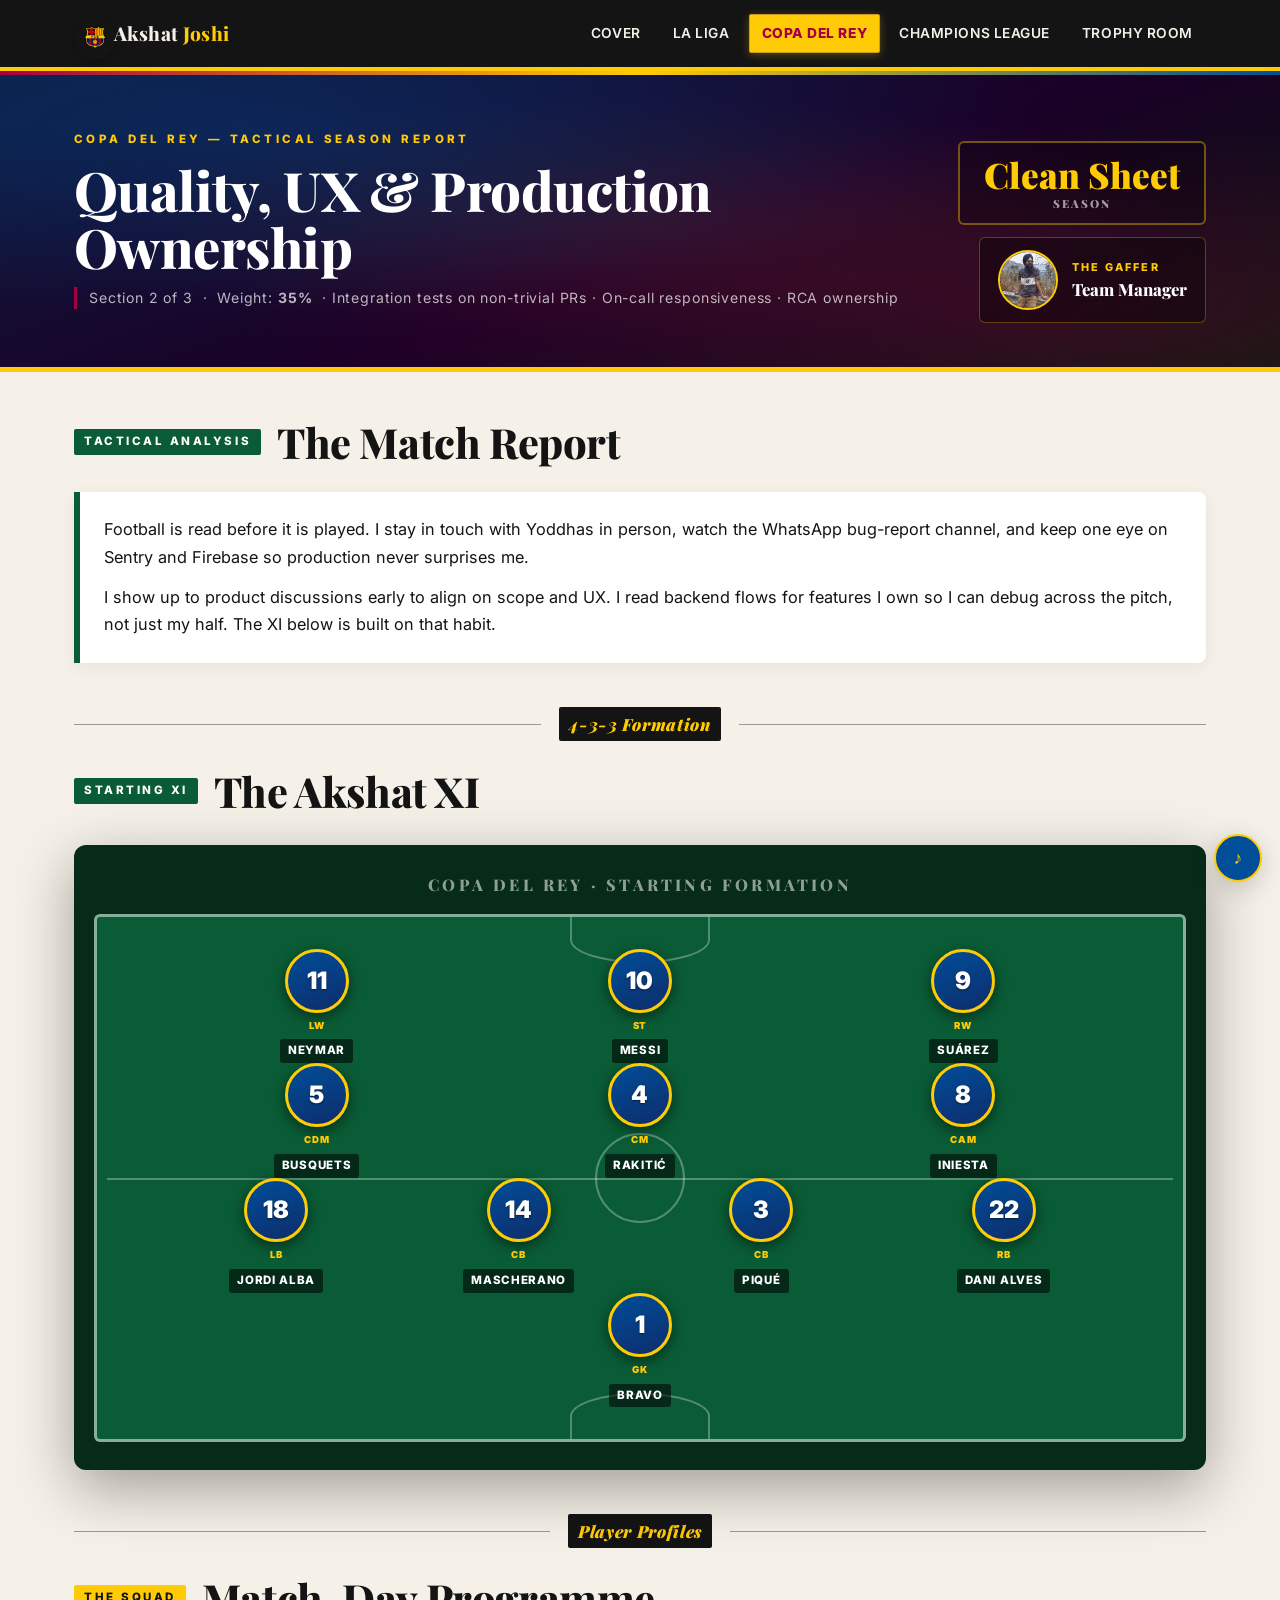
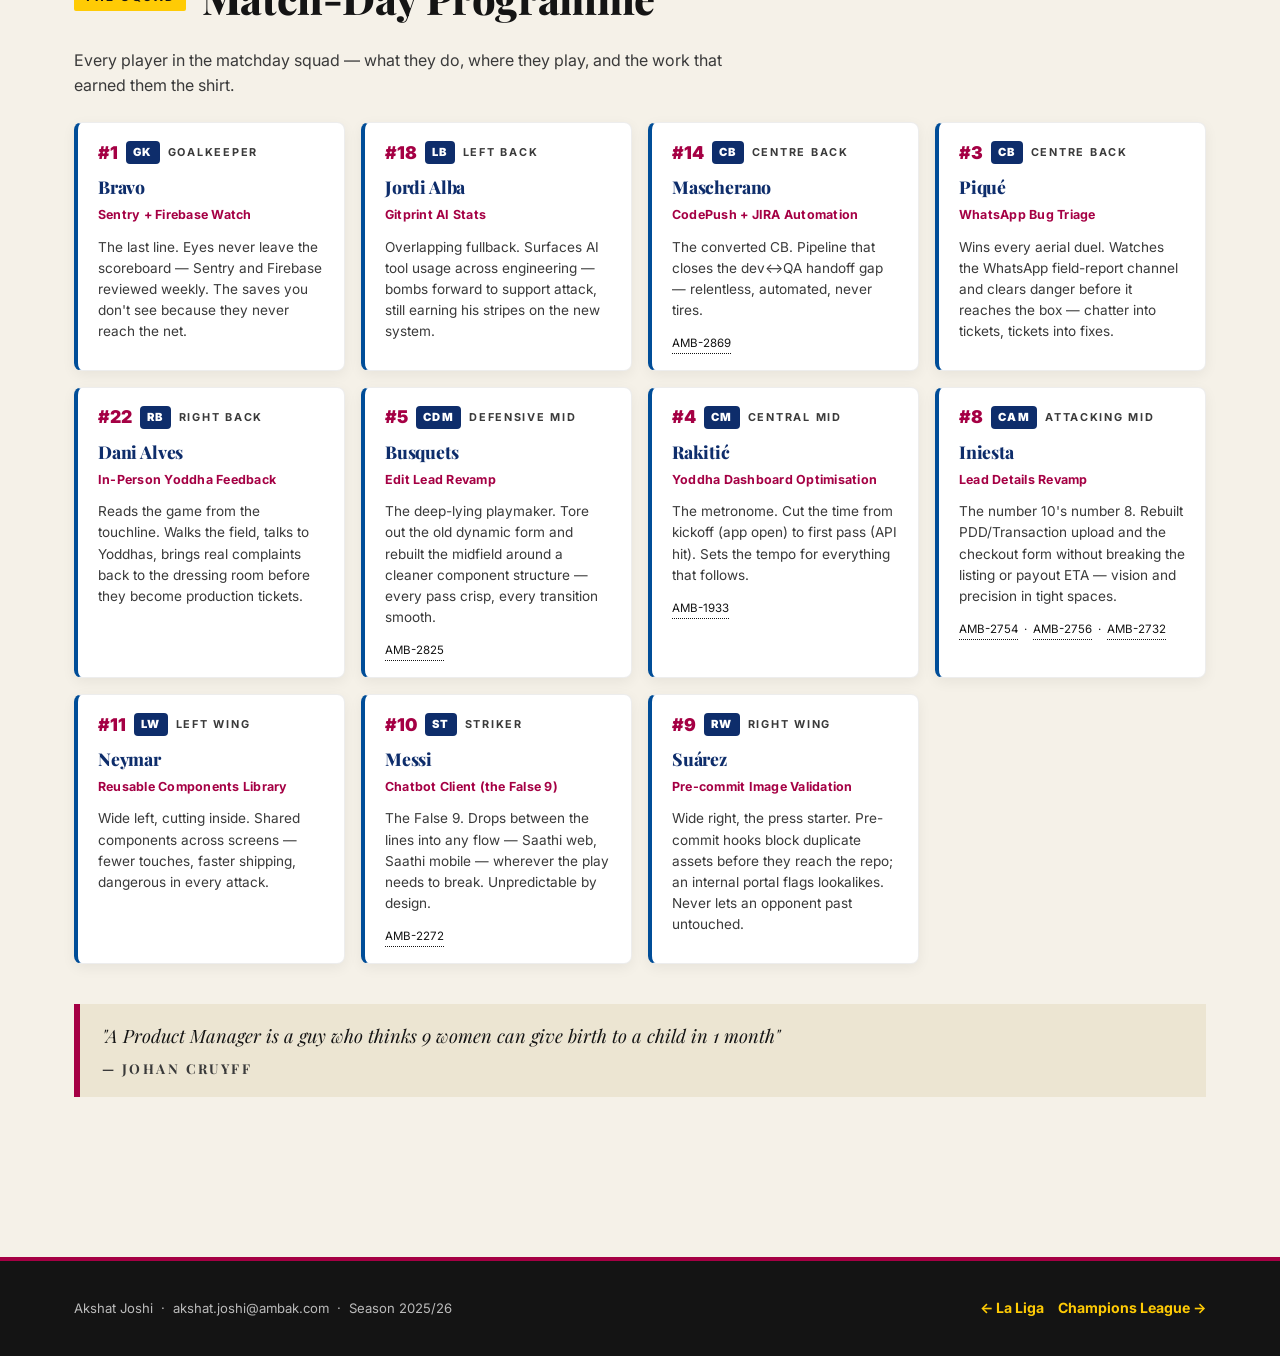
<file: quality-ux.html>
<!DOCTYPE html>
<html lang="en">
<head>
  <meta charset="UTF-8"/>
  <meta name="viewport" content="width=device-width,initial-scale=1"/>
  <title>Copa del Rey — Quality &amp; Ownership | Akshat Joshi Season 2025/26</title>
  <link rel="preconnect" href="https://fonts.googleapis.com"/>
  <link rel="preconnect" href="https://fonts.gstatic.com" crossorigin/>
  <link href="https://fonts.googleapis.com/css2?family=Playfair+Display:ital,wght@0,700;0,800;0,900;1,700;1,800&family=Inter:wght@400;600;700;800;900&display=swap" rel="stylesheet"/>
  <link rel="stylesheet" href="assets/styles/base.css"/>
  <link rel="stylesheet" href="assets/styles/card.css"/>
  <link rel="stylesheet" href="assets/styles/match-report.css"/>
  <link rel="stylesheet" href="assets/styles/pitch.css"/>
</head>
<body>
  <a class="skip-link" href="#main">Skip to content</a>

  <nav class="topbar" aria-label="Site navigation">
    <div class="container">
      <a class="brand" href="index.html">
        <img src="assets/img/fcb-crest.png" alt="Crest"/>
        <span class="name">Akshat <span>Joshi</span></span>
      </a>
      <div class="topnav">
        <a href="index.html">Cover</a>
        <a href="feature-delivery.html">La Liga</a>
        <a href="quality-ux.html" aria-current="page">Copa del Rey</a>
        <a href="growth-ai.html">Champions League</a>
        <a href="trophy-room.html">Trophy Room</a>
      </div>
    </div>
  </nav>

  <main id="main">
    <header class="match-header" aria-label="Match report header">
      <div class="container">
        <div class="match-header-text">
          <span class="competition">Copa del Rey — Tactical Season Report</span>
          <h1>Quality, UX &amp; Production Ownership</h1>
          <p class="rubric">Section 2 of 3 &nbsp;·&nbsp; Weight: <strong>35%</strong> &nbsp;· Integration tests on non-trivial PRs · On-call responsiveness · RCA ownership</p>
        </div>
        <div style="display:flex;flex-direction:column;gap:12px;align-items:flex-end">
          <div class="match-score" style="font-size:clamp(1.4rem,3vw,2.2rem)">Clean Sheet<small>Season</small></div>
          <div class="manager-badge">
            <img src="assets/img/manager-placeholder.svg" alt="The Gaffer"/>
            <div>
              <div class="title">The Gaffer</div>
              <div class="mname">Team Manager</div>
            </div>
          </div>
        </div>
      </div>
    </header>

    <section class="section" aria-labelledby="manager-report-heading">
      <div class="container">

        <!-- Manager's Match Report -->
        <div class="section-head">
          <span class="kicker green">Tactical Analysis</span>
          <h2 id="manager-report-heading">The Match Report</h2>
        </div>

        <div class="manager-report" id="manager-report">
          <!-- populated by lineup.js -->
          <p style="color:var(--ink-soft);font-style:italic">Loading…</p>
        </div>

        <div class="divider"><span class="score-6-0">4-3-3 Formation</span></div>

        <!-- Tactical Pitch -->
        <div class="section-head">
          <span class="kicker green">Starting XI</span>
          <h2>The Akshat XI</h2>
        </div>
        <!-- <p style="max-width:680px;color:var(--ink-soft);margin-bottom:8px">Hover / tap a position to see the role, the contribution, and linked tickets. Formation data lives in <code>assets/data/q2-lineup.json</code> — reorder to re-rank.</p> -->

        <div class="pitch-wrap" role="region" aria-label="Tactical lineup">
          <div class="pitch-label">Copa del Rey · Starting Formation</div>
          <div class="pitch-field" id="pitch-field">
            <div class="penalty-top" aria-hidden="true"></div>
            <div id="pitch-rows">
              <!-- built by lineup.js -->
              <p style="color:rgba(255,255,255,.5);text-align:center;font-style:italic">Loading lineup…</p>
            </div>
            <div class="penalty-bot" aria-hidden="true"></div>
          </div>
        </div>

        <!-- Player Profiles -->
        <div class="divider"><span class="score-6-0">Player Profiles</span></div>
        <div class="section-head">
          <span class="kicker gold">The Squad</span>
          <h2>Match-Day Programme</h2>
        </div>
        <p style="max-width:680px;color:var(--ink-soft);margin-bottom:24px">Every player in the matchday squad — what they do, where they play, and the work that earned them the shirt.</p>
        <div class="trophy-grid" id="trophy-grid">
          <p style="color:var(--ink-soft);font-style:italic">Loading…</p>
        </div>

        <blockquote class="pep" style="margin-top:40px">
          "A Product Manager is a guy who thinks 9 women can give birth to a child in 1 month"
          <cite>— Johan Cruyff</cite>
        </blockquote>
      </div>
    </section>
  </main>

  <button class="music-toggle" id="music-toggle" aria-pressed="false" title="Toggle music" aria-label="Toggle background music">♪</button>
  <audio id="anthem" src="assets/audio/copa.wav" loop preload="none"></audio>

  <footer class="site-foot">
    <div class="container">
      <small>Akshat Joshi &nbsp;·&nbsp; akshat.joshi@ambak.com &nbsp;·&nbsp; Season 2025/26</small>
      <div style="display:flex;gap:14px">
        <a href="feature-delivery.html" style="color:var(--gold);font-weight:700;font-size:.88rem">← La Liga</a>
        <a href="growth-ai.html" style="color:var(--gold);font-weight:700;font-size:.88rem">Champions League →</a>
      </div>
    </div>
  </footer>

  <script src="assets/js/lineup.js"></script>
  <script src="assets/js/tooltip.js"></script>
  <script src="assets/js/music.js"></script>
</body>
</html>
</file>
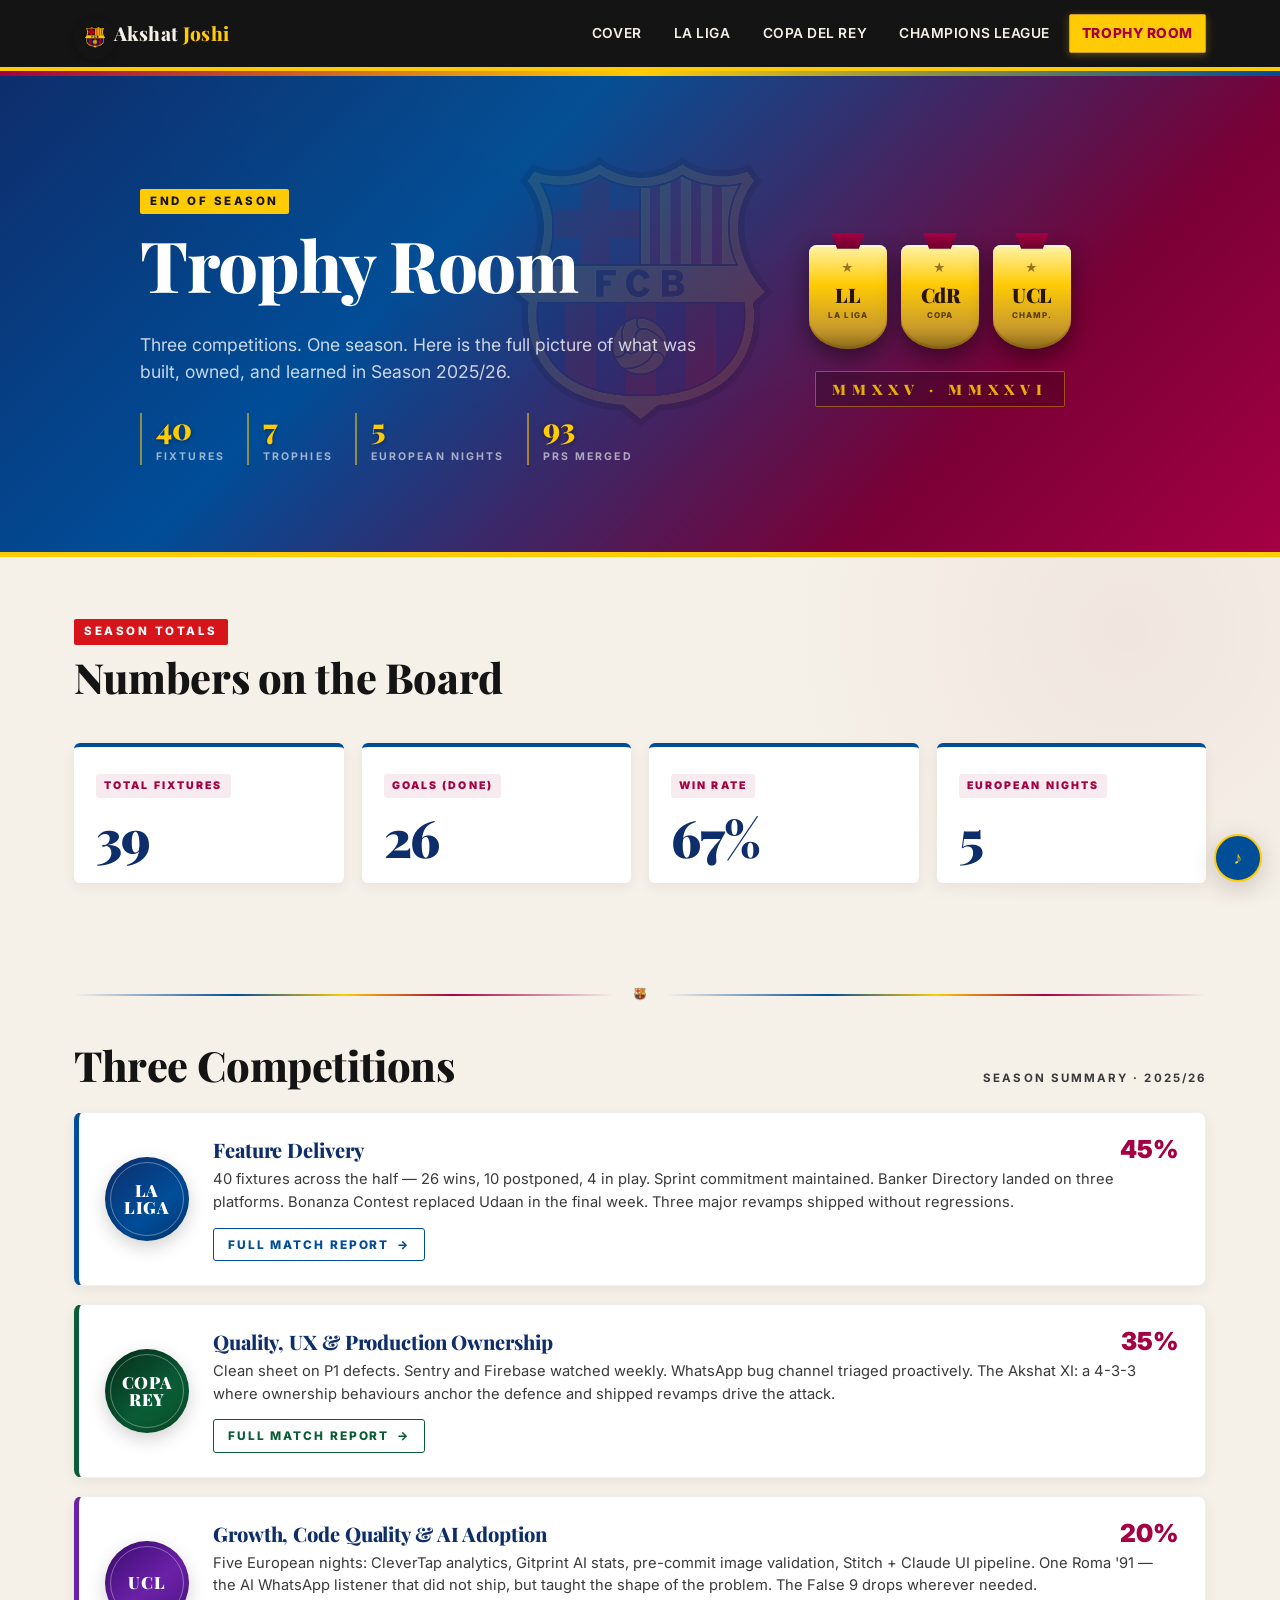
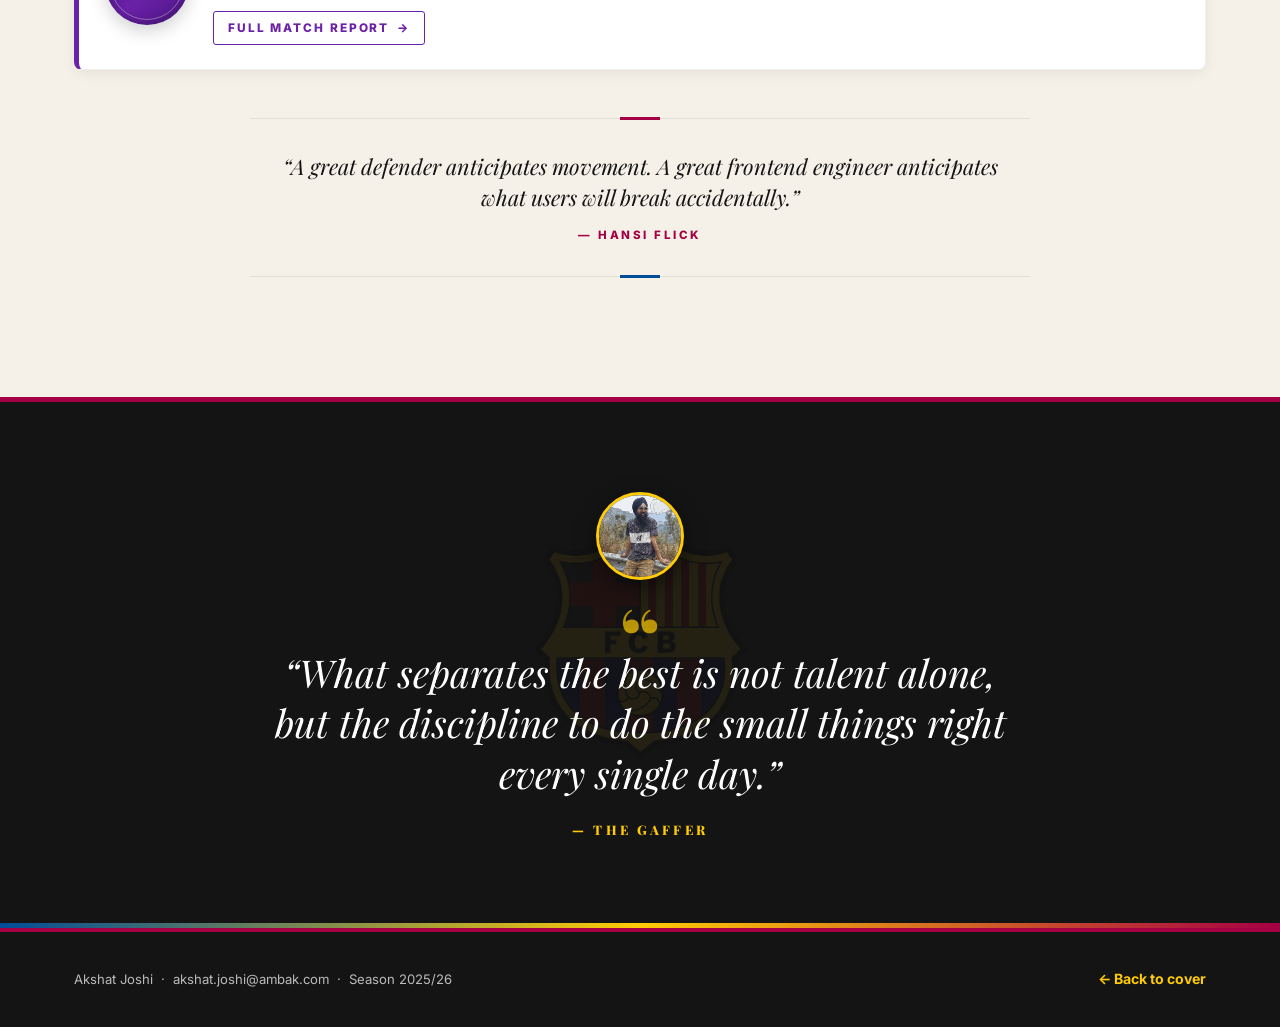
<file: trophy-room.html>
<!DOCTYPE html>
<html lang="en">
<head>
  <meta charset="UTF-8"/>
  <meta name="viewport" content="width=device-width,initial-scale=1"/>
  <title>Trophy Room — Season Summary | Akshat Joshi Season 2025/26</title>
  <link rel="preconnect" href="https://fonts.googleapis.com"/>
  <link rel="preconnect" href="https://fonts.gstatic.com" crossorigin/>
  <link href="https://fonts.googleapis.com/css2?family=Playfair+Display:ital,wght@0,700;0,800;0,900;1,700;1,800&family=Inter:wght@400;600;700;800;900&display=swap" rel="stylesheet"/>
  <link rel="stylesheet" href="assets/styles/base.css"/>
  <link rel="stylesheet" href="assets/styles/card.css"/>
  <link rel="stylesheet" href="assets/styles/match-report.css"/>
  <style>
    /* Page-level soft radial accents — no crest tiling */
    body{
      background-image:
        radial-gradient(circle at 12% 8%, rgba(0,77,152,.05) 0, transparent 320px),
        radial-gradient(circle at 88% 70%, rgba(165,0,68,.05) 0, transparent 360px);
      background-repeat:no-repeat;
      background-attachment:fixed;
    }

    /* ============ Trophy hero — blaugrana gradient ============ */
    .trophy-hero{
      background:
        linear-gradient(135deg,#0E2D6B 0%,#004D98 35%,#7a0036 75%,#A50044 100%);
      min-height:54vh;
      display:flex;align-items:center;
      padding:84px 0 56px;
      border-bottom:5px solid var(--gold);
      position:relative;overflow:hidden;
    }
    /* Top stripe: claret → gold → blaugrana */
    .trophy-hero::before{
      content:"";
      position:absolute;top:0;left:0;right:0;height:5px;
      background:linear-gradient(90deg,var(--grana) 0%, var(--gold) 50%, var(--blau) 100%);
      z-index:2;
    }
    /* Faded crest watermark (centered, well behind everything) */
    .trophy-hero::after{
      content:"";
      position:absolute;inset:0;
      background:
        radial-gradient(ellipse at 50% 0%,rgba(255,203,5,.22),transparent 65%),
        url("assets/img/fcb-crest.png") center center/520px no-repeat;
      opacity:.10;
      pointer-events:none;
    }
    .trophy-hero .container{
      position:relative;z-index:3;
      display:grid;grid-template-columns:1.4fr 1fr;gap:40px;align-items:center;
    }
    .trophy-hero h1{
      font-size:clamp(2.4rem,5.5vw,4.4rem);
      letter-spacing:-.015em;
    }

    /* Meta strip under the description — 4 key season numbers */
    .trophy-meta-strip{
      display:flex;flex-wrap:wrap;gap:22px;margin-top:28px;
    }
    .trophy-meta-item{
      display:flex;flex-direction:column;
      border-left:2px solid rgba(255,203,5,.55);padding-left:14px;
    }
    .trophy-meta-item .v{
      font-family:var(--serif);font-weight:900;font-size:1.85rem;color:var(--gold);
      line-height:1;text-shadow:0 1px 4px rgba(0,0,0,.4);
    }
    .trophy-meta-item .l{
      font-size:.66rem;letter-spacing:.2em;text-transform:uppercase;
      color:rgba(255,255,255,.6);margin-top:6px;font-weight:700;
    }

    /* Right-side trophy display: 3 medals + season year ribbon */
    .trophy-display{
      display:flex;flex-direction:column;align-items:center;gap:22px;
    }
    .trophy-medals{display:flex;gap:14px;justify-content:center}
    .trophy-medal{
      width:78px;height:104px;
      background:linear-gradient(180deg,#fff3a8 0%,#FFCB05 38%,#c99a2b 80%,#8a6a18 100%);
      border-radius:8px 8px 50% 50%/8px 8px 28% 28%;
      display:flex;flex-direction:column;align-items:center;justify-content:center;
      box-shadow:0 8px 22px rgba(0,0,0,.45),inset 0 2px 0 rgba(255,255,255,.55),inset 0 -3px 0 rgba(120,80,10,.35);
      position:relative;
      transition:transform .25s ease;
    }
    .trophy-medal:hover{transform:translateY(-4px) rotate(-2deg)}
    /* Ribbon at top */
    .trophy-medal::before{
      content:"";
      position:absolute;top:-12px;left:50%;transform:translateX(-50%);
      width:34px;height:16px;
      background:linear-gradient(180deg,var(--grana) 0%,#6a002a 100%);
      clip-path:polygon(0 0,100% 0,82% 100%,18% 100%);
      box-shadow:0 2px 4px rgba(0,0,0,.3);
    }
    /* Star at top of medal face */
    .trophy-medal::after{
      content:"\2605";
      position:absolute;top:14px;left:50%;transform:translateX(-50%);
      font-size:.75rem;color:rgba(60,30,0,.55);
    }
    .trophy-medal .num{
      font-family:var(--serif);font-weight:900;
      font-size:1.25rem;color:#2a1500;
      line-height:1;margin-top:14px;letter-spacing:-.02em;
    }
    .trophy-medal .lbl{
      font-family:var(--sans);font-size:.5rem;letter-spacing:.14em;
      text-transform:uppercase;color:rgba(50,25,0,.75);
      margin-top:4px;font-weight:800;
    }
    .trophy-season-year{
      font-family:var(--serif);font-weight:900;
      color:rgba(255,203,5,.85);
      font-size:.9rem;letter-spacing:.42em;text-transform:uppercase;
      text-align:center;
      padding:6px 16px;border:1px solid rgba(255,203,5,.4);border-radius:2px;
      background:rgba(0,0,0,.22);
    }

    @media(max-width:760px){
      .trophy-hero .container{grid-template-columns:1fr;gap:32px}
      .trophy-display{align-items:flex-start}
      .trophy-medals{justify-content:flex-start}
      .trophy-medal{width:64px;height:86px}
    }

    /* ============ Season Totals — news-tile stat cards ============ */
    .season-totals{
      display:grid;
      grid-template-columns:repeat(auto-fit,minmax(200px,1fr));
      gap:18px;
      margin:44px 0 52px;
    }
    .total-tile{
      background:#fff;
      color:var(--ink);
      border-radius:6px;
      padding:24px 22px 20px;
      border-top:4px solid var(--blau);
      text-align:left;
      position:relative;cursor:default;
      box-shadow:0 4px 14px rgba(0,0,0,.06);
      transition:transform .2s ease,box-shadow .2s ease;
    }
    .total-tile::before{
      /* gold accent appears on hover */
      content:"";position:absolute;left:0;right:0;bottom:0;height:3px;
      background:var(--gold);
      transform:scaleX(0);transform-origin:left;
      transition:transform .25s ease;
    }
    .total-tile:hover{
      transform:translateY(-4px);
      box-shadow:0 14px 36px rgba(0,0,0,.13);
    }
    .total-tile:hover::before{transform:scaleX(1)}

    .total-tile .label{
      display:inline-block;
      font-family:var(--sans);
      font-size:.66rem;font-weight:900;letter-spacing:.2em;
      text-transform:uppercase;color:var(--grana);
      background:rgba(165,0,68,.08);
      padding:4px 8px;border-radius:3px;
      margin-bottom:14px;
    }
    .total-tile .big{
      font-family:var(--serif);font-weight:900;
      font-size:clamp(2.4rem,4vw,3.2rem);
      color:var(--blau-deep);line-height:1;
      display:block;
      letter-spacing:-.02em;
    }

    /* Tooltip — preserved */
    .total-tile[data-desc]::after{
      content:attr(data-desc);
      position:absolute;
      bottom:calc(100% + 10px);
      left:50%;
      transform:translateX(-50%);
      background:var(--ink);color:#fff;
      border:1px solid var(--gold);border-radius:6px;
      padding:10px 14px;
      width:240px;
      font-family:var(--sans);font-size:.78rem;font-weight:400;
      line-height:1.5;letter-spacing:.01em;text-align:left;
      box-shadow:0 8px 28px rgba(0,0,0,.4);
      pointer-events:none;opacity:0;
      white-space:normal;
      z-index:99999;
      transition:opacity .15s;
    }
    .tt-arrow{
      content:"";
      position:absolute;
      bottom:calc(100% + 2px);
      left:50%;transform:translateX(-50%);
      border:6px solid transparent;
      border-top-color:var(--gold);
      pointer-events:none;opacity:0;
      transition:opacity .15s;
      z-index:99999;
    }
    .total-tile[data-desc]:hover::after,
    .total-tile[data-desc]:hover .tt-arrow{opacity:1}

    /* ============ Section divider — clean gradient line + crest ============ */
    .crest-divider{
      display:flex;align-items:center;justify-content:center;gap:14px;
      margin:48px 0 36px;
      border:0;
    }
    .crest-divider .line{
      flex:1;height:2px;
      background:linear-gradient(90deg,transparent 0%,var(--blau) 30%,var(--gold) 50%,var(--grana) 70%,transparent 100%);
    }
    .crest-divider img{
      width:24px;height:auto;opacity:.85;
    }

    /* ============ Three Competitions — news-tile cards ============ */
    .three-comp-head{
      display:flex;align-items:baseline;justify-content:space-between;flex-wrap:wrap;gap:8px;
      margin-bottom:24px;
    }
    .three-comp-head .meta{
      font-family:var(--num);font-size:.72rem;font-weight:700;letter-spacing:.18em;
      text-transform:uppercase;color:var(--ink-soft);
    }
    .comp-card{
      display:grid;grid-template-columns:auto 1fr;gap:24px;
      background:#fff;border-radius:8px;padding:24px 26px;
      border:1px solid rgba(0,0,0,.06);
      border-left:5px solid var(--blau);
      box-shadow:0 4px 14px rgba(0,0,0,.06);
      margin-bottom:18px;
      align-items:center;
      position:relative;overflow:hidden;
      transition:transform .2s ease,box-shadow .2s ease;
    }
    .comp-card:hover{
      transform:translateY(-3px);
      box-shadow:0 16px 38px rgba(0,0,0,.12);
    }
    .comp-card.copa{border-left-color:var(--green)}
    .comp-card.ucl{border-left-color:#6b21a8}

    /* Circular crest badge with gradient bg */
    .comp-badge{
      width:84px;height:84px;border-radius:999px;
      display:grid;place-items:center;
      font-family:var(--serif);font-weight:900;
      font-size:1.05rem;letter-spacing:.04em;
      text-transform:uppercase;text-align:center;color:#fff;line-height:1;
      box-shadow:0 6px 18px rgba(0,0,0,.18), inset 0 -3px 8px rgba(0,0,0,.18);
      flex-shrink:0;
      transition:transform .25s ease;
      position:relative;
    }
    .comp-badge::after{
      content:"";position:absolute;inset:5px;border-radius:999px;
      border:1.5px solid rgba(255,255,255,.35);
      pointer-events:none;
    }
    .comp-card:hover .comp-badge{transform:scale(1.07) rotate(-2deg)}
    .comp-badge.liga{background:linear-gradient(140deg,#0E2D6B 0%,#004D98 60%,#003B7A 100%)}
    .comp-badge.copa{background:linear-gradient(140deg,#062B19 0%,#0A5C36 60%,#085029 100%)}
    .comp-badge.ucl{background:linear-gradient(140deg,#3a0a6e 0%,#6b21a8 55%,#4a1581 100%)}

    .comp-card-body{min-width:0}
    .comp-card-head{
      display:flex;justify-content:space-between;align-items:baseline;
      flex-wrap:wrap;gap:8px;margin-bottom:6px;
    }
    .comp-card h3{
      font-family:var(--serif);font-weight:800;
      font-size:1.25rem;margin:0;color:var(--blau-deep);
      letter-spacing:-.005em;
    }
    .comp-card .weight{
      font-family:var(--num);font-weight:900;font-size:1.55rem;
      color:var(--grana);line-height:1;
    }
    .comp-card p{
      font-size:.92rem;color:var(--ink-soft);line-height:1.55;margin:0;
    }
    /* Button-style CTA */
    .comp-card-cta{
      display:inline-flex;align-items:center;gap:8px;
      margin-top:14px;
      font-family:var(--sans);font-weight:800;font-size:.74rem;
      letter-spacing:.16em;text-transform:uppercase;
      color:var(--blau);
      border:1.5px solid var(--blau);
      padding:7px 14px 6px;border-radius:3px;
      background:transparent;
      transition:background .18s,color .18s,gap .18s;
    }
    .comp-card.copa .comp-card-cta{color:var(--green);border-color:var(--green)}
    .comp-card.ucl .comp-card-cta{color:#6b21a8;border-color:#6b21a8}
    .comp-card-cta:hover{
      background:var(--blau);color:#fff;gap:12px;
    }
    .comp-card.copa .comp-card-cta:hover{background:var(--green);color:#fff}
    .comp-card.ucl .comp-card-cta:hover{background:#6b21a8;color:#fff}
    .comp-card-cta .arrow{display:inline-block;transition:transform .18s}
    .comp-card-cta:hover .arrow{transform:translateX(3px)}

    @media(max-width:560px){
      .comp-card{grid-template-columns:1fr;gap:14px}
      .comp-badge{width:64px;height:64px;font-size:.9rem}
    }

    /* ============ Pep section divider quote ============ */
    .pep-section-quote{
      max-width:780px;margin:48px auto 0;
      font-family:var(--serif);font-style:italic;
      font-size:clamp(1.05rem,2vw,1.35rem);
      color:var(--ink);text-align:center;line-height:1.45;
      padding:32px 24px;
      border-top:1px solid rgba(0,0,0,.08);
      border-bottom:1px solid rgba(0,0,0,.08);
      position:relative;
    }
    .pep-section-quote::before,
    .pep-section-quote::after{
      content:"";position:absolute;left:50%;transform:translateX(-50%);
      width:40px;height:3px;background:var(--grana);
    }
    .pep-section-quote::before{top:-2px}
    .pep-section-quote::after{bottom:-2px;background:var(--blau)}
    .pep-section-quote cite{
      display:block;margin-top:14px;font-style:normal;
      font-family:var(--sans);font-weight:800;font-size:.72rem;
      letter-spacing:.22em;text-transform:uppercase;color:var(--grana);
    }

    /* ============ Manager closer (pep-hero) ============ */
    .pep-hero{
      background:var(--ink);
      padding:90px 0;
      text-align:center;
      border-top:5px solid var(--grana);
      margin-top:60px;
      position:relative;overflow:hidden;
    }
    /* Bottom stripe mirror — blaugrana → claret */
    .pep-hero::after{
      content:"";position:absolute;left:0;right:0;bottom:0;height:5px;
      background:linear-gradient(90deg,var(--blau) 0%,var(--gold) 50%,var(--grana) 100%);
    }
    /* Faded crest watermark behind quote */
    .pep-hero::before{
      content:"";
      position:absolute;inset:0;
      background:url("assets/img/fcb-crest.png") center/min(420px,55%) no-repeat;
      opacity:.07;
      pointer-events:none;
    }
    .pep-hero > *{position:relative;z-index:1}
    .pep-hero .quote-marks{
      font-family:var(--serif);font-weight:900;font-size:5rem;line-height:.6;
      color:var(--gold);opacity:.7;display:block;margin-bottom:-12px;
    }
    .pep-hero blockquote{
      max-width:760px;margin:0 auto;
      font-family:var(--serif);font-style:italic;
      font-size:clamp(1.5rem,3.2vw,2.4rem);
      color:#fff;line-height:1.32;
      border:0;padding:0;background:transparent;
    }
    .pep-hero cite{
      display:block;margin-top:22px;
      font-style:normal;font-weight:800;font-size:.82rem;
      letter-spacing:.24em;text-transform:uppercase;color:var(--gold);
    }
    .pep-hero .manager-photo{
      width:88px;height:88px;border-radius:999px;
      border:3px solid var(--gold);
      object-fit:cover;
      margin-bottom:24px;
      box-shadow:0 8px 22px rgba(0,0,0,.5);
    }

    @media print{
      body{background:#fff!important}
      body::before{display:none}
      .trophy-hero::after,.pep-hero::before{display:none}
      .total-tile{break-inside:avoid;border:1px solid #ccc!important}
      .comp-card{break-inside:avoid;border:1px solid #ccc!important}
    }
  </style>
</head>
<body>
  <a class="skip-link" href="#main">Skip to content</a>

  <nav class="topbar" aria-label="Site navigation">
    <div class="container">
      <a class="brand" href="index.html">
        <img src="assets/img/fcb-crest.png" alt="Crest" width="36" height="36" style="object-fit:contain"/>
        <span class="name">Akshat <span>Joshi</span></span>
      </a>
      <div class="topnav">
        <a href="index.html">Cover</a>
        <a href="feature-delivery.html">La Liga</a>
        <a href="quality-ux.html">Copa del Rey</a>
        <a href="growth-ai.html">Champions League</a>
        <a href="trophy-room.html" aria-current="page">Trophy Room</a>
      </div>
    </div>
  </nav>

  <main id="main">
    <div class="trophy-hero" aria-label="Trophy room header">
      <div class="container">
        <div class="trophy-hero-text">
          <span class="kicker gold">End of Season</span>
          <h1 style="color:#fff;margin-top:14px">Trophy Room</h1>
          <p style="color:rgba(255,255,255,.78);font-size:1.1rem;max-width:560px;margin-top:8px;line-height:1.55">
            Three competitions. One season. Here is the full picture of what was built, owned, and learned in Season 2025/26.
          </p>
          <div class="trophy-meta-strip">
            <div class="trophy-meta-item"><span class="v">40</span><span class="l">Fixtures</span></div>
            <div class="trophy-meta-item"><span class="v">7</span><span class="l">Trophies</span></div>
            <div class="trophy-meta-item"><span class="v">5</span><span class="l">European Nights</span></div>
            <div class="trophy-meta-item"><span class="v">93</span><span class="l">PRs Merged</span></div>
          </div>
        </div>
        <div class="trophy-display" aria-hidden="true">
          <div class="trophy-medals">
            <div class="trophy-medal"><span class="num">LL</span><span class="lbl">La Liga</span></div>
            <div class="trophy-medal"><span class="num">CdR</span><span class="lbl">Copa</span></div>
            <div class="trophy-medal"><span class="num">UCL</span><span class="lbl">Champ.</span></div>
          </div>
          <div class="trophy-season-year">MMXXV · MMXXVI</div>
        </div>
      </div>
    </div>

    <section style="padding:60px 0" aria-labelledby="totals-heading">
      <div class="container">
        <span class="kicker">Season Totals</span>
        <h2 id="totals-heading" style="margin-top:10px;margin-bottom:0">Numbers on the Board</h2>

        <div class="season-totals">
          <div class="total-tile" data-desc="Total JIRA tickets tracked across the season — features, revamps, and bug fixes combined.">
            <span class="label">Total Fixtures</span>
            <span class="big" id="tr-total">—</span>
            <span class="tt-arrow"></span>
          </div>
          <div class="total-tile" data-desc="Tickets fully shipped and closed — merged, tested, and live in production.">
            <span class="label">Goals (Done)</span>
            <span class="big" id="tr-wins">—</span>
            <span class="tt-arrow"></span>
          </div>
          <div class="total-tile" data-desc="Percentage of tickets completed out of all tracked — measures delivery consistency across the half.">
            <span class="label">Win Rate</span>
            <span class="big" id="tr-rate">—</span>
            <span class="tt-arrow"></span>
          </div>
          <div class="total-tile" data-desc="AI initiatives shipped or meaningfully progressed this half — CleverTap, Gitprint, Pre-commit validation, Stitch + Claude, and one honest failure kept as a lesson.">
            <span class="label">European Nights</span>
            <span class="big">5</span>
            <span class="tt-arrow"></span>
          </div>
        </div>

        <hr class="crest-divider" aria-hidden="true">
        <div class="crest-divider" aria-hidden="true">
          <span class="line"></span>
          <img src="assets/img/fcb-crest.png" alt=""/>
          <span class="line"></span>
        </div>

        <!-- Competition summary cards -->
        <div class="three-comp-head">
          <h2 style="margin:0">Three Competitions</h2>
          <span class="meta">Season Summary · 2025/26</span>
        </div>

        <div class="comp-card liga">
          <div class="comp-badge liga">La<br/>Liga</div>
          <div class="comp-card-body">
            <div class="comp-card-head">
              <h3>Feature Delivery</h3>
              <span class="weight">45%</span>
            </div>
            <p>40 fixtures across the half — 26 wins, 10 postponed, 4 in play. Sprint commitment maintained. Banker Directory landed on three platforms. Bonanza Contest replaced Udaan in the final week. Three major revamps shipped without regressions.</p>
            <a class="comp-card-cta" href="feature-delivery.html">Full match report <span class="arrow">→</span></a>
          </div>
        </div>

        <div class="comp-card copa">
          <div class="comp-badge copa">Copa<br/>Rey</div>
          <div class="comp-card-body">
            <div class="comp-card-head">
              <h3>Quality, UX &amp; Production Ownership</h3>
              <span class="weight">35%</span>
            </div>
            <p>Clean sheet on P1 defects. Sentry and Firebase watched weekly. WhatsApp bug channel triaged proactively. The Akshat XI: a 4-3-3 where ownership behaviours anchor the defence and shipped revamps drive the attack.</p>
            <a class="comp-card-cta" href="quality-ux.html">Full match report <span class="arrow">→</span></a>
          </div>
        </div>

        <div class="comp-card ucl">
          <div class="comp-badge ucl">UCL</div>
          <div class="comp-card-body">
            <div class="comp-card-head">
              <h3>Growth, Code Quality &amp; AI Adoption</h3>
              <span class="weight">20%</span>
            </div>
            <p>Five European nights: CleverTap analytics, Gitprint AI stats, pre-commit image validation, Stitch + Claude UI pipeline. One Roma '91 — the AI WhatsApp listener that did not ship, but taught the shape of the problem. The False 9 drops wherever needed.</p>
            <a class="comp-card-cta" href="growth-ai.html">Full match report <span class="arrow">→</span></a>
          </div>
        </div>

        <blockquote class="pep-section-quote">
          “A great defender anticipates movement. A great frontend engineer anticipates what users will break accidentally.”
          <cite>— Hansi Flick</cite>
        </blockquote>
      </div>
    </section>

    <!-- Manager's full closer -->
    <div class="pep-hero" aria-label="Manager's closing quote">
      <!--
        MANAGER PHOTO SWAP:
        Replace assets/img/manager-placeholder.svg with the manager's photo.
        Same filename = no HTML edits.
      -->
      <img src="assets/img/manager-placeholder.svg" alt="The Gaffer" class="manager-photo"/>
      <span class="quote-marks" aria-hidden="true">&ldquo;</span>
      <blockquote>
       “What separates the best is not talent alone, but the discipline to do the small things right every single day.”
        <cite>— The Gaffer</cite>
      </blockquote>
    </div>
  </main>

  <button class="music-toggle" id="music-toggle" aria-pressed="false" title="Toggle music" aria-label="Toggle background music">♪</button>
  <audio id="anthem" src="assets/audio/trophy-room.wav" loop preload="none"></audio>

  <footer class="site-foot" style="margin-top:0">
    <div class="container">
      <small>Akshat Joshi &nbsp;·&nbsp; akshat.joshi@ambak.com &nbsp;·&nbsp; Season 2025/26</small>
      <a href="index.html" style="color:var(--gold);font-weight:700;font-size:.88rem">← Back to cover</a>
    </div>
  </footer>

  <script src="assets/js/tooltip.js"></script>
  <script>
    fetch('assets/data/tickets.json')
      .then(r => r.json())
      .then(data => {
        const t = data.tickets;
        const wins = t.filter(x => x.result === 'W').length;
        const total = t.length;
        const rate = Math.round(wins / total * 100);
        document.getElementById('tr-total').textContent = total;
        document.getElementById('tr-wins').textContent = wins;
        document.getElementById('tr-rate').textContent = rate + '%';
      });
  </script>
  <script src="assets/js/music.js"></script>
</body>
</html>
</file>
<file: assets/styles/base.css>
:root{
  --blau:#004D98;
  --blau-deep:#0E2D6B;
  --grana:#A50044;
  --gold:#FFCB05;
  --gold-deep:#C99A2B;
  --green:#0A5C36;
  --green-deep:#062B19;
  --paper:#F5F1E8;
  --paper-2:#ECE5D2;
  --ink:#141414;
  --ink-soft:#3a3a3a;
  --marca:#D7141A;
  --rule:#1a1a1a;
  --shadow:0 6px 24px rgba(0,0,0,.18);
  --shadow-deep:0 18px 60px rgba(0,0,0,.35);
  --serif:"Playfair Display","Bodoni Moda",Georgia,"Times New Roman",serif;
  --sans:"Inter",-apple-system,BlinkMacSystemFont,"Segoe UI",Roboto,sans-serif;
  --num:"Inter",ui-monospace,SFMono-Regular,Menlo,Consolas,monospace;
}
*,*::before,*::after{box-sizing:border-box}
html,body{margin:0;padding:0;overscroll-behavior:none}
body{
  font-family:var(--sans);
  font-size:16px;
  line-height:1.55;
  color:var(--ink);
  background:var(--paper);
  -webkit-font-smoothing:antialiased;
  text-rendering:optimizeLegibility;
}
h1,h2,h3,h4{font-family:var(--serif);font-weight:800;line-height:1.05;margin:0 0 .4em;letter-spacing:-.01em}
h1{font-size:clamp(2.2rem,5vw,4rem)}
h2{font-size:clamp(1.6rem,3.4vw,2.6rem)}
h3{font-size:clamp(1.2rem,2vw,1.6rem)}
h4{font-size:1.05rem}
p{margin:0 0 1em}
a{color:var(--blau);text-decoration:none;border-bottom:1px solid transparent;transition:border-color .15s}
a:hover{border-bottom-color:currentColor}
small,.small{font-size:.82rem;color:var(--ink-soft)}

.container{max-width:1180px;margin:0 auto;padding:0 24px}
.container-narrow{max-width:860px;margin:0 auto;padding:0 24px}

.kicker{
  display:inline-block;
  font-family:var(--sans);
  font-weight:800;
  letter-spacing:.22em;
  font-size:.72rem;
  text-transform:uppercase;
  background:var(--marca);
  color:#fff;
  padding:4px 10px;
  border-radius:2px;
}
.kicker.green{background:var(--green)}
.kicker.gold{background:var(--gold);color:var(--ink)}
.kicker.blau{background:var(--blau)}
.kicker.grana{background:var(--grana)}

.rule{height:4px;background:var(--rule);margin:24px 0;border:0}
.rule-thin{height:1px;background:var(--ink);opacity:.35;margin:18px 0;border:0}

.divider{display:flex;align-items:center;gap:18px;margin:44px 0 28px;font-family:var(--serif);font-style:italic;color:var(--ink-soft)}
.divider::before,.divider::after{content:"";flex:1;height:1px;background:var(--ink);opacity:.4}

.score-6-0{
  font-family:var(--serif);font-weight:900;font-size:1.05rem;
  background:var(--ink);color:var(--gold);
  padding:4px 10px;border-radius:2px;letter-spacing:.04em;
}

/* Top bar */
.topbar{
  background:var(--ink);
  color:var(--paper);
  border-bottom:4px solid var(--gold);
  padding:14px 0;
  position:sticky;top:0;z-index:9999;
  pointer-events:all;
}
.topbar .container{display:flex;align-items:center;gap:18px;justify-content:space-between}
.brand{display:flex;align-items:center;gap:10px;color:var(--paper);border:0}
.brand img{
  width:42px;height:42px;
  object-fit:cover;
  display:block;flex-shrink:0;
  /* background:#fff; */
  border-radius:999px;
  /* padding:1px; */
  margin-bottom:-10px;
  margin-right: -12px;
  box-shadow:0 2px 6px rgba(0,0,0,.25);
}
.brand .name{font-family:var(--serif);font-weight:800;font-size:1.2rem;letter-spacing:.02em}
.brand .name span{color:var(--gold)}
.topnav{display:flex;gap:6px;flex-wrap:wrap}
.topnav a{
  color:var(--paper);
  font-weight:600;font-size:.86rem;letter-spacing:.04em;text-transform:uppercase;
  padding:8px 12px;border-radius:2px;border:1px solid transparent;
  position:relative;
  transition:color .18s ease;
  touch-action:manipulation;
  -webkit-tap-highlight-color:rgba(255,203,5,.2);
  cursor:pointer;
}
.topnav a::after{
  content:"";
  position:absolute;left:12px;right:12px;bottom:4px;height:2px;
  background:var(--gold);
  transform:scaleX(0);transform-origin:left;
  transition:transform .25s ease;
}
.topnav a:hover{color:var(--gold);background:transparent;border-color:transparent}
.topnav a:hover::after{transform:scaleX(1)}
.topnav a[aria-current="page"]{
  background:var(--gold);
  border-color:var(--gold-deep);
  color:var(--grana);
  font-weight:800;
  box-shadow:0 2px 8px rgba(255,203,5,.3);
}

footer.site-foot{
  background:var(--ink);color:var(--paper);
  margin-top:80px;padding:36px 0;
  border-top:4px solid var(--grana);
}
footer.site-foot .container{display:flex;justify-content:space-between;flex-wrap:wrap;gap:18px;align-items:center}
footer.site-foot small{color:#bbb}

/* Pep quote block */
.pep{
  border-left:6px solid var(--grana);
  background:var(--paper-2);
  padding:18px 22px;
  font-family:var(--serif);font-style:italic;font-size:1.15rem;
  color:var(--ink);
  margin:32px 0;
}
.pep cite{display:block;margin-top:8px;font-style:normal;font-weight:700;font-size:.85rem;letter-spacing:.18em;text-transform:uppercase;color:var(--ink-soft)}

/* Stat tiles */
.stat-row{display:grid;grid-template-columns:repeat(auto-fit,minmax(140px,1fr));gap:14px;margin:24px 0}
.stat-tile{background:var(--paper-2);border:1px solid rgba(0,0,0,.08);padding:16px;border-radius:4px}
.stat-tile .v{font-family:var(--serif);font-weight:900;font-size:2rem;line-height:1;color:var(--blau-deep)}
.stat-tile .l{font-size:.74rem;letter-spacing:.16em;text-transform:uppercase;color:var(--ink-soft);margin-top:6px}

/* Pills */
.pill{
  display:inline-flex;align-items:center;gap:6px;
  font-family:var(--num);font-weight:700;font-size:.78rem;letter-spacing:.06em;
  padding:4px 9px;border-radius:999px;border:1px solid currentColor;
}
.pill.win{color:#fff;background:var(--blau);border-color:var(--blau-deep)}
.pill.ppd{color:#444;background:#dcdcdc;border-color:#9c9c9c}
.pill.ht{color:var(--ink);background:var(--gold);border-color:var(--gold-deep)}
.pill.live{color:#fff;background:var(--grana);border-color:#6a002a}
.pill.sched{color:#fff;background:var(--green);border-color:var(--green-deep)}

/* Pill tooltip */
/* JS tooltip — see tooltip.js */
.pill-tip{cursor:default}
#pill-tooltip{
  position:fixed;
  background:var(--ink);color:#fff;
  font-family:var(--sans);font-size:.72rem;font-weight:600;letter-spacing:.04em;
  white-space:nowrap;padding:5px 10px;border-radius:4px;
  box-shadow:0 3px 10px rgba(0,0,0,.35);
  pointer-events:none;
  opacity:0;transition:opacity .12s;
  z-index:99999;
}
#pill-tooltip.visible{opacity:1}
#pill-tooltip::after{
  content:"";
  position:absolute;top:100%;left:50%;transform:translateX(-50%);
  border:5px solid transparent;border-top-color:var(--ink);
}

/* Music toggle */
.music-toggle{
  position:fixed;right:18px;bottom:18px;z-index:60;
  width:48px;height:48px;border-radius:999px;
  background:var(--ink);color:var(--gold);border:2px solid var(--gold);
  display:grid;place-items:center;cursor:pointer;
  box-shadow:var(--shadow);
  font-size:1.1rem;
}
.music-toggle[aria-pressed="true"]{background:var(--blau)}
.music-toggle:hover{transform:translateY(-2px)}

/* Print */
@media print{
  :root{--shadow:none;--shadow-deep:none}
  body{background:#fff;color:#000;font-size:11pt}
  .topbar,.topnav,.music-toggle,.tabs,footer.site-foot{display:none!important}
  a{color:#000;border:0!important}
  .pep{background:#f3f3f3;border-left:3px solid #000}
  .stat-tile{background:#f6f6f6;border:1px solid #999}
  .pill{border:1px solid #000!important;background:#fff!important;color:#000!important}
  section,article{page-break-inside:avoid}
  h1,h2{page-break-after:avoid}
  .page-break{page-break-before:always}
}

/* Accessibility */
:focus-visible{outline:3px solid var(--gold);outline-offset:2px}
.skip-link{position:absolute;left:-9999px}
.skip-link:focus{left:10px;top:10px;background:var(--ink);color:var(--gold);padding:8px 12px;border-radius:2px;z-index:100}

@media (max-width:640px){
  h1{font-size:2rem}
  .topnav{gap:2px}
  .topnav a{padding:6px 8px;font-size:.74rem}
}
</file>
<file: assets/styles/card.css>
/* FUT Player Card — EA Sports Gold style */
.fut-scene{
  perspective:1200px;
  display:flex;justify-content:center;
  padding:40px 20px;
}
.fut-card{
  width:min(300px,88vw);
  position:relative;
  transition:transform .3s ease, box-shadow .3s ease;
  cursor:pointer;
}
.fut-card:hover{transform:translateY(-8px) scale(1.02)}

.fut-face{
  background:
    radial-gradient(ellipse at 50% 22%,rgba(255,248,190,.55) 0%,transparent 55%),
    linear-gradient(165deg,#2c1a06 0%,#7a4d1a 14%,#c89030 28%,#f2d060 43%,#fdf0a0 50%,#e8c060 58%,#b07828 73%,#6b3e12 87%,#3a2008 100%);
  border-radius:12px;
  padding:0;
  box-shadow:0 30px 80px rgba(0,0,0,.6),inset 0 0 0 2px rgba(255,235,120,.7),inset 0 0 0 5px rgba(180,120,30,.35);
  overflow:hidden;
  position:relative;
}
.fut-face::before{
  content:"";
  position:absolute;inset:0;
  background:radial-gradient(ellipse at 50% 18%,rgba(255,252,210,.3) 0%,transparent 50%);
  pointer-events:none;
  z-index:1;
}
.fut-face::after{
  content:"";
  position:absolute;inset:4px;
  border-radius:9px;
  box-shadow:inset 0 0 0 1px rgba(255,230,100,.45);
  pointer-events:none;
  z-index:2;
}

/* Top section: left = OVR/position/flag/comp, right = crest */
.fut-top{
  display:flex;justify-content:space-between;align-items:flex-start;
  padding:14px 16px 0;
  position:relative;z-index:3;
}
.fut-top-left{
  display:flex;flex-direction:column;align-items:center;gap:4px;
}
.fut-rating{
  font-family:var(--serif);font-weight:900;font-size:2.8rem;line-height:1;
  color:#1a0d00;text-shadow:0 1px 2px rgba(255,220,80,.4);
  display:flex;flex-direction:column;align-items:center;gap:2px;
}
.fut-rating .pos{font-size:.78rem;font-weight:900;letter-spacing:.1em;color:#3d2206;margin-top:2px}
.fut-nation{display:flex;flex-direction:column;align-items:center;gap:3px;margin-top:2px}
.fut-nation img{width:26px;border-radius:2px;box-shadow:0 1px 3px rgba(0,0,0,.4)}
.fut-nation .player-pos{display:none}
.fut-comp-badge{
  font-family:var(--sans);font-weight:900;font-size:.5rem;letter-spacing:.14em;
  text-transform:uppercase;color:#3d2206;
  background:rgba(80,40,0,.18);border-radius:2px;padding:1px 4px;margin-top:2px;
}
.fut-crest{display:flex;flex-direction:column;align-items:center}
.fut-crest img{width:44px;filter:drop-shadow(0 2px 4px rgba(0,0,0,.35))}

/* Photo — no side margins, full width, taller */
.fut-photo-wrap{
  position:relative;
  margin:8px 0 0;
  overflow:hidden;
}
.fut-photo-wrap img{
  width:100%;display:block;
  object-fit:cover;
  object-position:top center;
  aspect-ratio:1/.95;
}
.fut-photo-wrap::after{
  content:"";
  position:absolute;bottom:0;left:0;right:0;height:35%;
  background:linear-gradient(to bottom,transparent,rgba(140,80,10,.65));
}

/* Name */
.fut-name{
  text-align:center;
  padding:10px 10px 6px;
  font-family:var(--serif);font-weight:900;font-size:1.3rem;
  color:#1a0d00;letter-spacing:.04em;text-transform:uppercase;
  text-shadow:0 1px 0 rgba(255,230,100,.5);
  position:relative;z-index:3;
}

/* Divider above stats */
.fut-stats-divider{
  height:1px;background:rgba(80,40,0,.3);margin:0 14px 0;
}

/* Stats — 3×2 grid (6 items) */
.fut-stats{
  display:grid;grid-template-columns:repeat(3,1fr);
  margin:0 10px;
  padding:8px 0 10px;
  gap:0;
  position:relative;z-index:3;
  overflow:visible;
}
.fut-stat{
  display:flex;flex-direction:column;align-items:center;gap:2px;
  padding:6px 4px;
  position:relative;
  cursor:help;
  transition:background .15s;
  border-right:1px solid rgba(80,40,0,.2);
  overflow:visible;
}
.fut-stat:nth-child(3),.fut-stat:nth-child(6){border-right:0}
.fut-stat:nth-child(4),.fut-stat:nth-child(5),.fut-stat:nth-child(6){
  border-top:1px solid rgba(80,40,0,.2);
}
.fut-stat:hover{background:rgba(255,220,80,.18)}
.fut-stat .sv{
  font-family:var(--serif);font-weight:900;font-size:1.35rem;color:#1a0d00;
  line-height:1;
}
.fut-stat .sk{
  font-family:var(--sans);font-weight:800;font-size:.54rem;letter-spacing:.14em;
  text-transform:uppercase;color:#5a3010;
}

/* Stat tooltip — data only, rendered via JS global tooltip in index.html */
.fut-stat-tip{ display:none!important }

/* Bottom badges row: flag | competition | crest */
.fut-bottom{
  display:flex;justify-content:center;align-items:center;gap:14px;
  padding:8px 14px 14px;
  position:relative;z-index:3;
}
.fut-bottom-flag{display:flex;flex-direction:column;align-items:center}
.fut-bottom-badge{
  font-family:var(--sans);font-weight:900;font-size:.52rem;letter-spacing:.12em;
  text-transform:uppercase;color:#1a0d00;
  background:rgba(80,40,0,.15);border:1px solid rgba(80,40,0,.2);
  border-radius:3px;padding:3px 7px;
}
.fut-bottom-crest img{width:32px;filter:drop-shadow(0 1px 3px rgba(0,0,0,.3))}

/* 3 nav cards under FUT hero */
.report-cards{
  display:grid;
  grid-template-columns:repeat(auto-fit,minmax(260px,1fr));
  gap:20px;
  max-width:980px;
  margin:48px auto 0;
  padding:0 24px;
}
.report-card{
  position:relative;overflow:hidden;
  border-radius:8px;
  padding:28px 22px 22px;
  text-decoration:none;
  display:block;
  color:#fff;
  border-bottom:0;
  transition:transform .2s,box-shadow .2s;
  box-shadow:0 8px 28px rgba(0,0,0,.3);
}
.report-card:hover{transform:translateY(-4px);box-shadow:0 18px 44px rgba(0,0,0,.45)}
.report-card.liga{background:linear-gradient(145deg,var(--blau-deep),var(--blau))}
.report-card.copa{background:linear-gradient(145deg,var(--green-deep),var(--green))}
.report-card.ucl{background:linear-gradient(145deg,#201040,#6b21a8)}
.report-card-kicker{
  font-size:.7rem;font-weight:800;letter-spacing:.22em;text-transform:uppercase;
  color:var(--gold);margin-bottom:8px;
}
.report-card-title{
  font-family:var(--serif);font-weight:900;font-size:1.5rem;color:#fff;
  line-height:1.1;margin-bottom:8px;
}
.report-card-sub{font-size:.88rem;color:rgba(255,255,255,.75);line-height:1.4}
.report-card-arrow{
  position:absolute;right:18px;bottom:18px;
  font-size:1.5rem;color:var(--gold);
  font-family:var(--serif);font-weight:900;
}
.report-card-weight{
  position:absolute;top:14px;right:14px;
  font-family:var(--serif);font-weight:900;font-size:2rem;
  color:rgba(255,255,255,.12);line-height:1;
}

/* Manager badge (header, shared across match reports) */
.manager-badge{
  display:flex;align-items:center;gap:14px;
  padding:12px 18px;
  background:rgba(0,0,0,.35);
  border:1px solid rgba(255,203,5,.3);
  border-radius:6px;
  max-width:380px;
  backdrop-filter:blur(6px);
}
.manager-badge img{
  width:60px;height:60px;
  border-radius:999px;object-fit:cover;
  border:2px solid var(--gold);
}
.manager-badge .title{font-size:.68rem;font-weight:800;letter-spacing:.2em;text-transform:uppercase;color:var(--gold)}
.manager-badge .mname{font-family:var(--serif);font-weight:800;font-size:1.05rem;color:#fff}
</file>
<file: assets/styles/match-report.css>
/* Match report header — cover-matching dark gradient */
.match-header{
  background:
    radial-gradient(ellipse at 20% 20%,rgba(0,77,152,.35),transparent 55%),
    radial-gradient(ellipse at 80% 80%,rgba(165,0,68,.25),transparent 55%),
    radial-gradient(ellipse at 50% 50%,rgba(255,203,5,.07),transparent 60%),
    linear-gradient(160deg,#0d1b3e 0%,#1a0026 55%,#0a1a0c 100%);
  color:#fff;
  padding:60px 0 44px;
  border-bottom:5px solid var(--gold);
  position:relative;
  overflow:hidden;
}
/* Top brand stripe: claret → gold → blau */
.match-header::before{
  content:"";
  position:absolute;top:0;left:0;right:0;height:4px;
  background:linear-gradient(90deg,var(--grana) 0%,var(--gold) 50%,var(--blau) 100%);
  z-index:2;
}
.match-header .container{
  display:grid;
  grid-template-columns:1fr auto;
  gap:32px;
  align-items:end;
  position:relative;
  z-index:1;
}
.match-header-text .competition{
  font-size:.72rem;font-weight:800;letter-spacing:.3em;text-transform:uppercase;
  color:var(--gold);margin-bottom:12px;display:block;
}
.match-header-text h1{color:#fff;margin-bottom:8px;font-size:clamp(1.8rem,4.5vw,3.4rem)}
.match-header-text .rubric{
  font-size:.88rem;color:rgba(255,255,255,.7);letter-spacing:.06em;
  border-left:3px solid var(--grana);padding-left:12px;margin-top:12px;
}
.match-score{
  font-family:var(--serif);font-weight:900;font-size:clamp(2rem,4vw,3.4rem);
  color:var(--gold);text-align:center;line-height:1;
  border:2px solid rgba(255,203,5,.4);padding:14px 24px;border-radius:6px;
  min-width:120px;white-space:nowrap;
  background:rgba(0,0,0,.25);
}
.match-score small{display:block;font-size:.7rem;letter-spacing:.18em;text-transform:uppercase;color:rgba(255,255,255,.6);text-align:center;margin-top:6px}

/* Season hero strip — dark to match header */
.season-strip{
  background:linear-gradient(180deg,var(--blau-deep) 0%,#0a1733 100%);
  border-bottom:3px solid var(--gold);
  padding:14px 0;
}
.season-strip .container{
  display:flex;flex-wrap:wrap;align-items:center;gap:10px 24px;
}
.season-strip .hl{
  font-family:var(--serif);font-size:clamp(1rem,2vw,1.25rem);font-weight:800;
  color:#fff;flex:1;min-width:200px;
}
.season-strip .hl span{color:var(--gold)}
.season-stat{
  font-family:var(--num);font-weight:800;font-size:1.3rem;color:var(--gold);
  display:flex;flex-direction:column;align-items:center;line-height:1;
}
.season-stat small{font-size:.6rem;letter-spacing:.14em;text-transform:uppercase;color:rgba(255,255,255,.55)}
.strip-sep{width:1px;height:36px;background:rgba(255,255,255,.2)}

/* Fixtures section */
.section{padding:48px 0}
.section-head{display:flex;align-items:center;gap:16px;margin-bottom:28px;flex-wrap:wrap}
.section-head h2{margin:0}

/* El Clasico highlight cards */
.highlight-grid{
  display:grid;
  grid-template-columns:repeat(auto-fill,minmax(280px,1fr));
  gap:18px;
  margin-bottom:40px;
}
.highlight-card{
  background:#fff;
  border:1px solid rgba(0,0,0,.07);
  border-radius:8px;
  padding:22px 20px 18px;
  box-shadow:0 4px 16px rgba(0,0,0,.06);
  transition:transform .18s,box-shadow .18s;
}
.highlight-card:hover{transform:translateY(-3px);box-shadow:0 12px 32px rgba(0,0,0,.13)}
.highlight-card .ticket-id{
  font-family:var(--num);font-size:.72rem;font-weight:700;letter-spacing:.1em;
  color:var(--ink-soft);margin-bottom:6px;
}
.highlight-card h3{
  font-size:1.1rem;margin:0 0 4px;color:var(--blau-deep);
}
.highlight-card .subtitle{
  font-style:italic;color:var(--grana);font-size:.88rem;margin-bottom:10px;
  font-family:var(--serif);font-weight:700;
}
.highlight-card .report-text{
  font-size:.9rem;color:var(--ink-soft);line-height:1.5;
  border-left:3px solid var(--gold);padding-left:10px;margin-top:10px;
}

/* Filter tabs */
.tabs{display:flex;gap:6px;flex-wrap:wrap;margin-bottom:18px}
.tab{
  font-size:.78rem;font-weight:700;letter-spacing:.1em;text-transform:uppercase;
  padding:7px 14px;border-radius:2px;cursor:pointer;
  border:1px solid var(--ink);background:#fff;color:var(--ink);
  transition:background .15s,color .15s;
}
.tab.active,.tab:hover{background:var(--ink);color:var(--gold)}

/* Fixtures table */
.fixtures-table{
  width:100%;border-collapse:collapse;
  font-size:.88rem;
}
.fixtures-table thead{background:var(--ink);color:var(--gold)}
.fixtures-table th{
  font-family:var(--sans);font-weight:700;letter-spacing:.12em;text-transform:uppercase;font-size:.7rem;
  padding:10px 12px;text-align:left;
}
.fixtures-table td{
  padding:10px 12px;border-bottom:1px solid rgba(0,0,0,.07);
  vertical-align:top;
}
.fixtures-table tr:nth-child(even) td{background:rgba(0,0,0,.025)}
.fixtures-table tr[data-hidden="true"]{display:none}
.fixtures-table tr:hover td{background:rgba(0,77,152,.06)}
.fix-id{font-family:var(--num);font-weight:700;font-size:.78rem;color:var(--ink-soft);white-space:nowrap}
.ticket-link{color:inherit;text-decoration:none;border-bottom:1px dotted currentColor;}
.ticket-link:hover{color:var(--blau);border-bottom-style:solid;}
.fix-title{font-weight:700;color:var(--ink)}
.fix-date{font-family:var(--num);font-size:.8rem;color:var(--ink-soft);white-space:nowrap}

/* Bug mini-table */
.bug-table{
  width:100%;border-collapse:collapse;
  font-size:.86rem;
  background:#fff;
  border-radius:6px;overflow:hidden;
  box-shadow:0 3px 12px rgba(0,0,0,.06);
}
.bug-table thead{background:var(--grana);color:#fff}
.bug-table th{padding:10px 14px;text-align:left;font-size:.7rem;letter-spacing:.14em;text-transform:uppercase}
.bug-table td{padding:10px 14px;border-bottom:1px solid rgba(0,0,0,.07)}
.bug-table tr:last-child td{border-bottom:0}

/* Copa Del Rey tactical area */
.manager-report{
  background:#fff;border-left:6px solid var(--green);
  padding:24px;border-radius:0 8px 8px 0;
  margin-bottom:36px;
  box-shadow:0 4px 18px rgba(0,0,0,.06);
}
.manager-report p{font-size:1.02rem;line-height:1.7;color:var(--ink);margin:0 0 .75em}
.manager-report p:last-child{margin:0}

/* Trophy cabinet */
.trophy-grid{
  display:grid;
  grid-template-columns:repeat(auto-fill,minmax(240px,1fr));
  gap:16px;
}
.trophy-card{
  background:#fff;border:1px solid rgba(0,0,0,.07);border-radius:8px;
  padding:20px;box-shadow:0 4px 14px rgba(0,0,0,.06);
  border-top:4px solid var(--gold);
}
.trophy-card .tnum{
  font-family:var(--serif);font-weight:900;font-size:2.5rem;color:var(--gold-deep);line-height:1;
  margin-bottom:4px;
}
.trophy-card h4{margin:0 0 6px;font-size:1rem;color:var(--blau-deep)}
.trophy-card .impact{font-size:.86rem;color:var(--ink-soft);line-height:1.45}
.trophy-card .linked{margin-top:8px;font-family:var(--num);font-size:.72rem;color:var(--grana)}

/* Player profile cards */
.player-card{
  background:#fff;border:1px solid rgba(0,0,0,.07);border-radius:8px;
  padding:18px 20px 16px;box-shadow:0 4px 14px rgba(0,0,0,.06);
  border-left:4px solid var(--blau);
  display:flex;flex-direction:column;gap:6px;
}
.player-card-head{display:flex;align-items:center;gap:8px;margin-bottom:4px;flex-wrap:wrap}
.player-card-num{
  font-family:var(--num);font-weight:900;font-size:1.1rem;
  color:var(--grana);line-height:1;
}
.player-card-pos{
  font-family:var(--num);font-weight:900;font-size:.7rem;letter-spacing:.12em;
  color:#fff;background:var(--blau-deep);
  padding:3px 7px;border-radius:4px;
}
.player-card-pos-full{
  font-size:.68rem;letter-spacing:.16em;text-transform:uppercase;
  color:var(--ink-soft);font-weight:700;
}
.player-card h4{margin:2px 0 0;font-size:1.1rem;color:var(--blau-deep);line-height:1.2;font-family:var(--serif);font-weight:800}
.player-card-initiative{
  font-size:.78rem;font-weight:700;color:var(--grana);
  letter-spacing:.02em;margin-top:2px;
}
.player-card-profile{
  font-size:.85rem;color:var(--ink-soft);line-height:1.55;margin:6px 0 0;
}
.player-card-tickets{
  margin-top:8px;font-family:var(--num);font-size:.72rem;
  display:flex;flex-wrap:wrap;gap:4px 6px;
}

/* UCL bracket */
.bracket{display:flex;flex-direction:column;gap:18px;max-width:820px}
.bracket-item{
  background:#fff;border-radius:10px;
  border:1px solid rgba(0,0,0,.07);box-shadow:0 4px 14px rgba(0,0,0,.06);
  overflow:hidden;
  transition:box-shadow .18s,transform .18s;
}
.bracket-item:hover{box-shadow:0 12px 32px rgba(0,0,0,.13);transform:translateY(-2px)}
.bracket-item.special{border-left:5px solid var(--grana)}
.bracket-item.pending{border-left:5px solid var(--gold-deep)}

/* Round + score header bar */
.bracket-round-bar{
  display:flex;align-items:center;justify-content:space-between;flex-wrap:wrap;gap:10px;
  padding:10px 18px;
  background:linear-gradient(90deg,#6b21a8,#4a1581);
  color:#fff;
  border-bottom:3px solid var(--gold);
}
.bracket-round-bar.special{background:linear-gradient(90deg,var(--grana),#6a002a);border-bottom-color:#fff}
.bracket-round-bar.pending{background:linear-gradient(90deg,#b87600,#7a4f00)}
.bracket-round-badge{
  font-family:var(--num);font-weight:900;font-size:.78rem;letter-spacing:.18em;
  text-transform:uppercase;
}

/* Scoreline chip */
.scoreline{
  display:inline-flex;align-items:center;gap:8px;
  background:rgba(0,0,0,.28);
  padding:5px 12px;border-radius:999px;
  font-family:var(--num);
}
.score-dot{
  width:8px;height:8px;border-radius:999px;
  background:#fff;flex-shrink:0;
  box-shadow:0 0 0 3px rgba(255,255,255,.18);
}
.scoreline.win .score-dot{background:#4ade80;box-shadow:0 0 0 3px rgba(74,222,128,.25)}
.scoreline.loss .score-dot{background:#fca5a5;box-shadow:0 0 0 3px rgba(252,165,165,.25)}
.scoreline.pending .score-dot{background:var(--gold);box-shadow:0 0 0 3px rgba(255,203,5,.3);animation:pulse 1.6s ease-in-out infinite}
@keyframes pulse{0%,100%{opacity:1}50%{opacity:.4}}
.score-label{
  font-weight:900;font-size:.78rem;letter-spacing:.12em;text-transform:uppercase;color:#fff;
}
.score-sub{
  font-weight:600;font-size:.7rem;letter-spacing:.08em;text-transform:uppercase;
  color:rgba(255,255,255,.7);
  border-left:1px solid rgba(255,255,255,.25);padding-left:8px;margin-left:2px;
}

/* Body */
.bracket-body{padding:18px 22px 20px}
.bracket-body h3{font-size:1.1rem;margin:0 0 8px;color:var(--blau-deep)}
.bracket-body .report-text{font-size:.92rem;color:var(--ink-soft);line-height:1.55}
.bracket-tags{display:flex;flex-wrap:wrap;gap:6px;margin-top:12px}
.bracket-tag{
  font-size:.66rem;font-weight:700;letter-spacing:.1em;text-transform:uppercase;
  background:rgba(0,77,152,.08);color:var(--blau-deep);
  padding:3px 8px;border-radius:3px;
}

/* False9 / LaMasia panels */
.false9-panel,.lamasia-panel{
  background:var(--paper-2);border-radius:8px;padding:24px;
  border:1px solid rgba(0,0,0,.07);
  margin-top:16px;
}
.false9-panel h3,.lamasia-panel h3{color:var(--grana)}
.false9-panel p,.lamasia-panel p{font-size:.96rem;line-height:1.65;color:var(--ink-soft)}

/* Responsive */
@media(max-width:768px){
  .match-header .container{grid-template-columns:1fr;gap:18px}
  .match-score{text-align:left;font-size:2.2rem}
  .bracket-round-bar{padding:8px 14px}
  .bracket-round-badge{font-size:.7rem;letter-spacing:.14em}
  .score-label{font-size:.7rem}
  .fixtures-table .fix-date{display:none}
}
@media print{
  .match-header{background:none;color:var(--ink);border-bottom:3px solid #000;padding:20px 0 14px}
  .match-header-text h1{color:var(--ink)}
  .match-header-text .competition{color:#000}
  .match-header-text .rubric{color:#444}
  .match-score{color:#000;border-color:#000}
  .season-strip{background:#f3f3f3;border-color:#000}
  .season-strip .hl{color:var(--ink)}
  .season-stat{color:var(--ink)}
  .season-stat small{color:#555}
  .highlight-card,.bracket-item,.trophy-card,.player-card{box-shadow:none;border-color:#ccc}
  .bracket-round-bar{background:#333!important;color:#fff!important}
}
</file>
<file: assets/styles/pitch.css>
/* Tactical Pitch — Q2 */
.pitch-wrap{
  background:var(--green-deep);
  border-radius:12px;
  padding:28px 20px;
  box-shadow:var(--shadow-deep);
  margin:32px 0;
  position:relative;
}
.pitch-label{
  text-align:center;font-family:var(--serif);font-weight:800;
  font-size:1rem;color:rgba(255,255,255,.55);
  letter-spacing:.2em;text-transform:uppercase;
  margin-bottom:16px;
}

.pitch-field{
  background:var(--green);
  border:3px solid rgba(255,255,255,.5);
  border-radius:6px;
  padding:32px 20px;
  position:relative;
  min-height:460px;
  display:flex;flex-direction:column;
  justify-content:space-between;
}
.pitch-field::before{
  content:"";
  position:absolute;top:50%;left:50%;
  transform:translate(-50%,-50%);
  width:90px;height:90px;
  border:2px solid rgba(255,255,255,.3);
  border-radius:999px;
  pointer-events:none;
}
.pitch-field::after{
  content:"";
  position:absolute;top:50%;left:10px;right:10px;
  border-top:2px solid rgba(255,255,255,.3);
  pointer-events:none;
}

.penalty-top,.penalty-bot{
  position:absolute;left:50%;
  border:2px solid rgba(255,255,255,.3);
  width:140px;height:46px;
}
.penalty-top{top:0;transform:translateX(-50%);border-top:0;border-radius:0 0 50% 50%}
.penalty-bot{bottom:0;transform:translateX(-50%);border-bottom:0;border-radius:50% 50% 0 0}

.pitch-row{
  display:flex;justify-content:space-around;align-items:center;
  gap:8px;
  position:relative;z-index:1;
  padding:0 4%;
}

/* Player */
.player{
  display:flex;flex-direction:column;align-items:center;gap:6px;
  cursor:pointer;position:relative;
  flex:1;max-width:140px;
}
.player-dot{
  width:64px;height:64px;border-radius:999px;
  background:linear-gradient(160deg,var(--blau) 0%,var(--blau-deep) 100%);
  display:grid;place-items:center;
  border:3px solid var(--gold);
  box-shadow:0 4px 14px rgba(0,0,0,.5);
  transition:transform .15s,box-shadow .15s;
}
.player:hover .player-dot,.player:focus .player-dot{
  transform:scale(1.12);box-shadow:0 8px 22px rgba(0,0,0,.6);
}
.player-dot .pnum{
  font-family:var(--num);font-weight:900;font-size:1.5rem;
  color:#fff;letter-spacing:0;line-height:1;
  text-shadow:0 1px 2px rgba(0,0,0,.5);
}
.player-pos{
  font-family:var(--num);font-weight:900;font-size:.6rem;letter-spacing:.1em;
  color:var(--gold);text-transform:uppercase;
}
.player-label{
  font-family:var(--sans);font-weight:800;font-size:.72rem;
  letter-spacing:.06em;text-transform:uppercase;
  color:#fff;text-align:center;
  background:rgba(0,0,0,.55);padding:3px 8px;border-radius:3px;
  white-space:nowrap;
}

/* Floating tooltip (appended to <body> — escapes pitch overflow / stacking contexts) */
#player-floating-tip{
  position:fixed;
  background:var(--ink);color:#fff;
  border:1px solid var(--gold);border-radius:8px;
  padding:14px 16px;
  width:280px;max-width:calc(100vw - 24px);
  font-size:.85rem;line-height:1.5;
  box-shadow:0 12px 36px rgba(0,0,0,.55);
  pointer-events:none;opacity:0;
  transform:translateX(-50%);
  transition:opacity .12s;
  z-index:99999;
}
#player-floating-tip.visible{opacity:1}
#player-floating-tip .ftip-head{
  display:flex;align-items:baseline;gap:8px;margin-bottom:6px;
  border-bottom:1px solid rgba(255,255,255,.15);padding-bottom:8px;
}
#player-floating-tip .ftip-num{
  font-family:var(--num);font-weight:900;font-size:1.4rem;color:var(--gold);line-height:1;
}
#player-floating-tip .ftip-name{
  font-family:var(--serif);font-weight:800;font-size:1.05rem;color:#fff;
  flex:1;
}
#player-floating-tip .ftip-pos{
  font-family:var(--num);font-weight:700;font-size:.68rem;
  letter-spacing:.12em;color:var(--gold);
  background:rgba(255,203,5,.12);padding:2px 6px;border-radius:3px;
}
#player-floating-tip .ftip-initiative{
  font-weight:700;color:#fff;margin-bottom:6px;font-size:.88rem;
}
#player-floating-tip .ftip-body{
  color:rgba(255,255,255,.82);font-size:.82rem;
}
#player-floating-tip .ftip-tickets{
  font-family:var(--num);font-size:.7rem;color:rgba(255,255,255,.6);
  margin-top:8px;border-top:1px solid rgba(255,255,255,.12);padding-top:6px;
}

@media(max-width:640px){
  .pitch-field{min-height:560px;padding:18px 8px}
  .player-dot{width:52px;height:52px;border-width:2px}
  .player-dot .pnum{font-size:1.2rem}
  .player-label{font-size:.62rem}
  #player-floating-tip{width:240px;font-size:.78rem}
}
@media print{
  .pitch-wrap{background:#1a4a28;-webkit-print-color-adjust:exact}
  #player-floating-tip{display:none!important}
}
</file>
